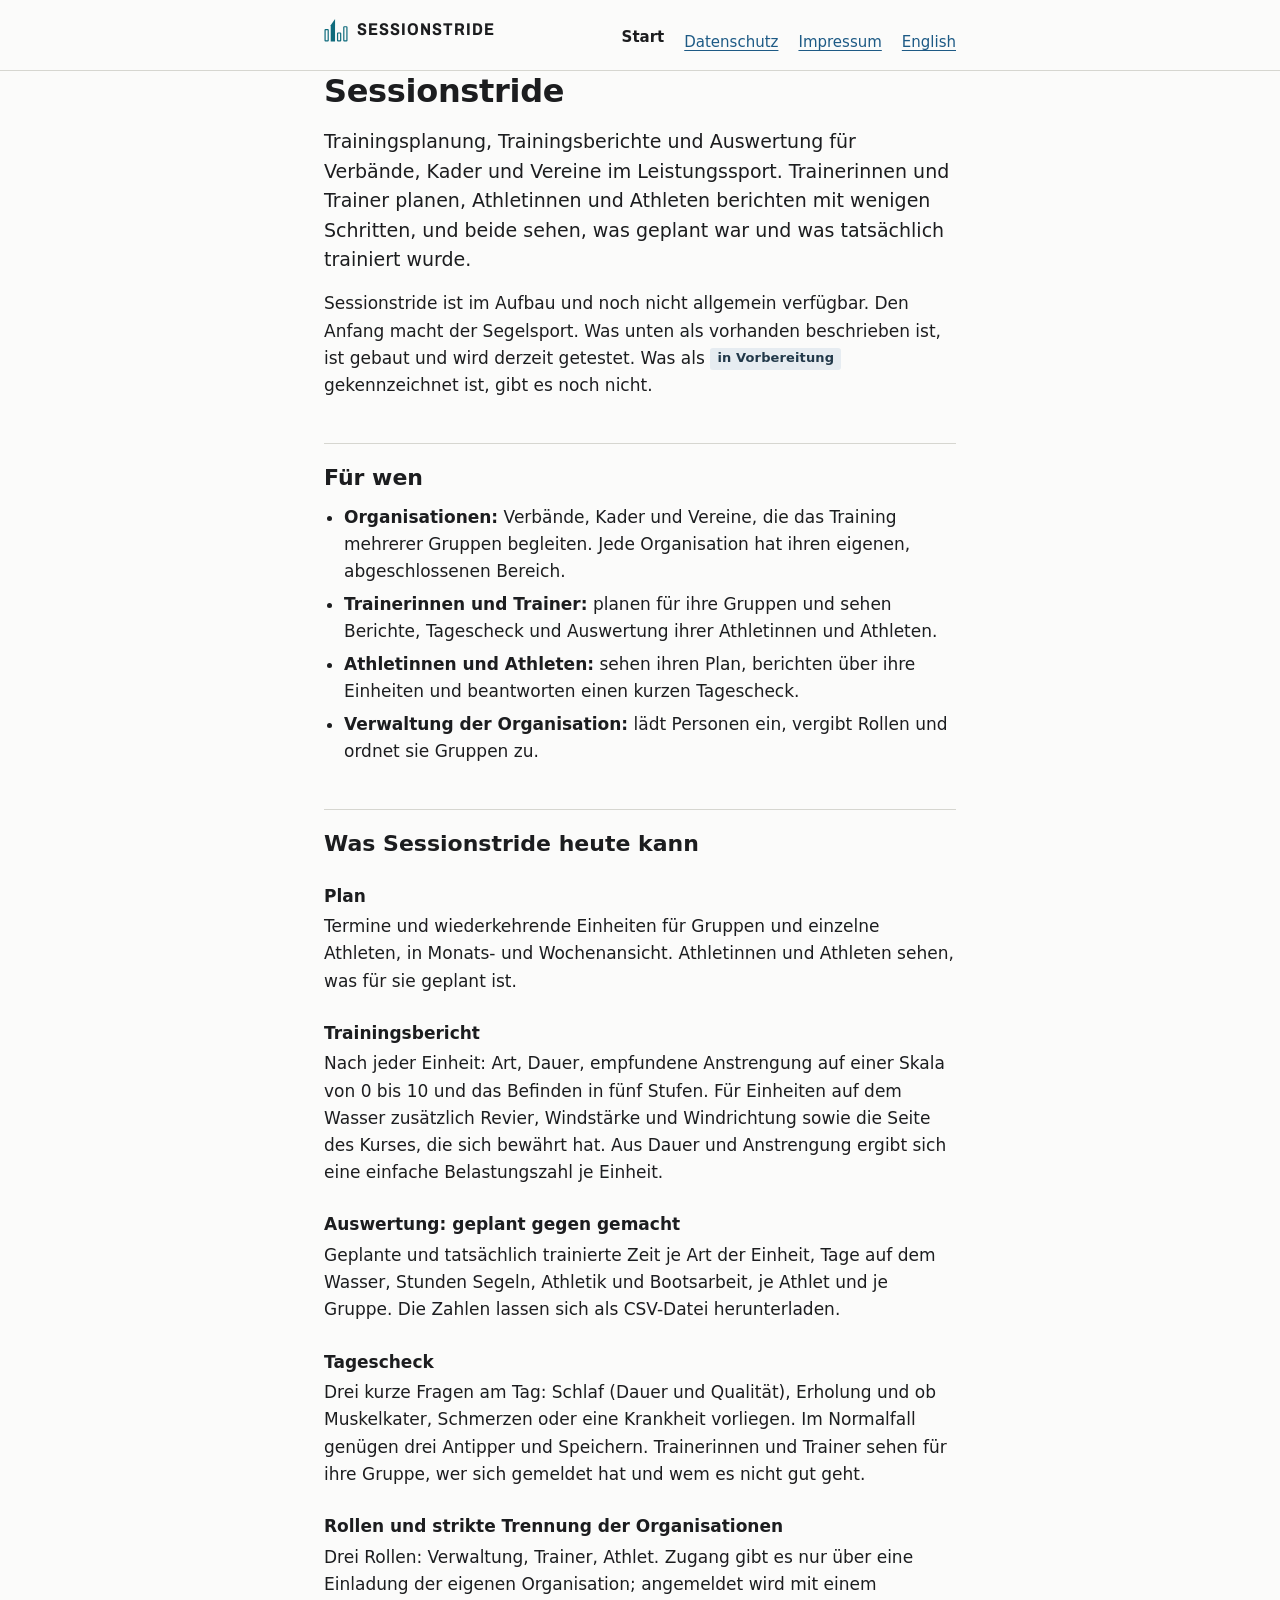
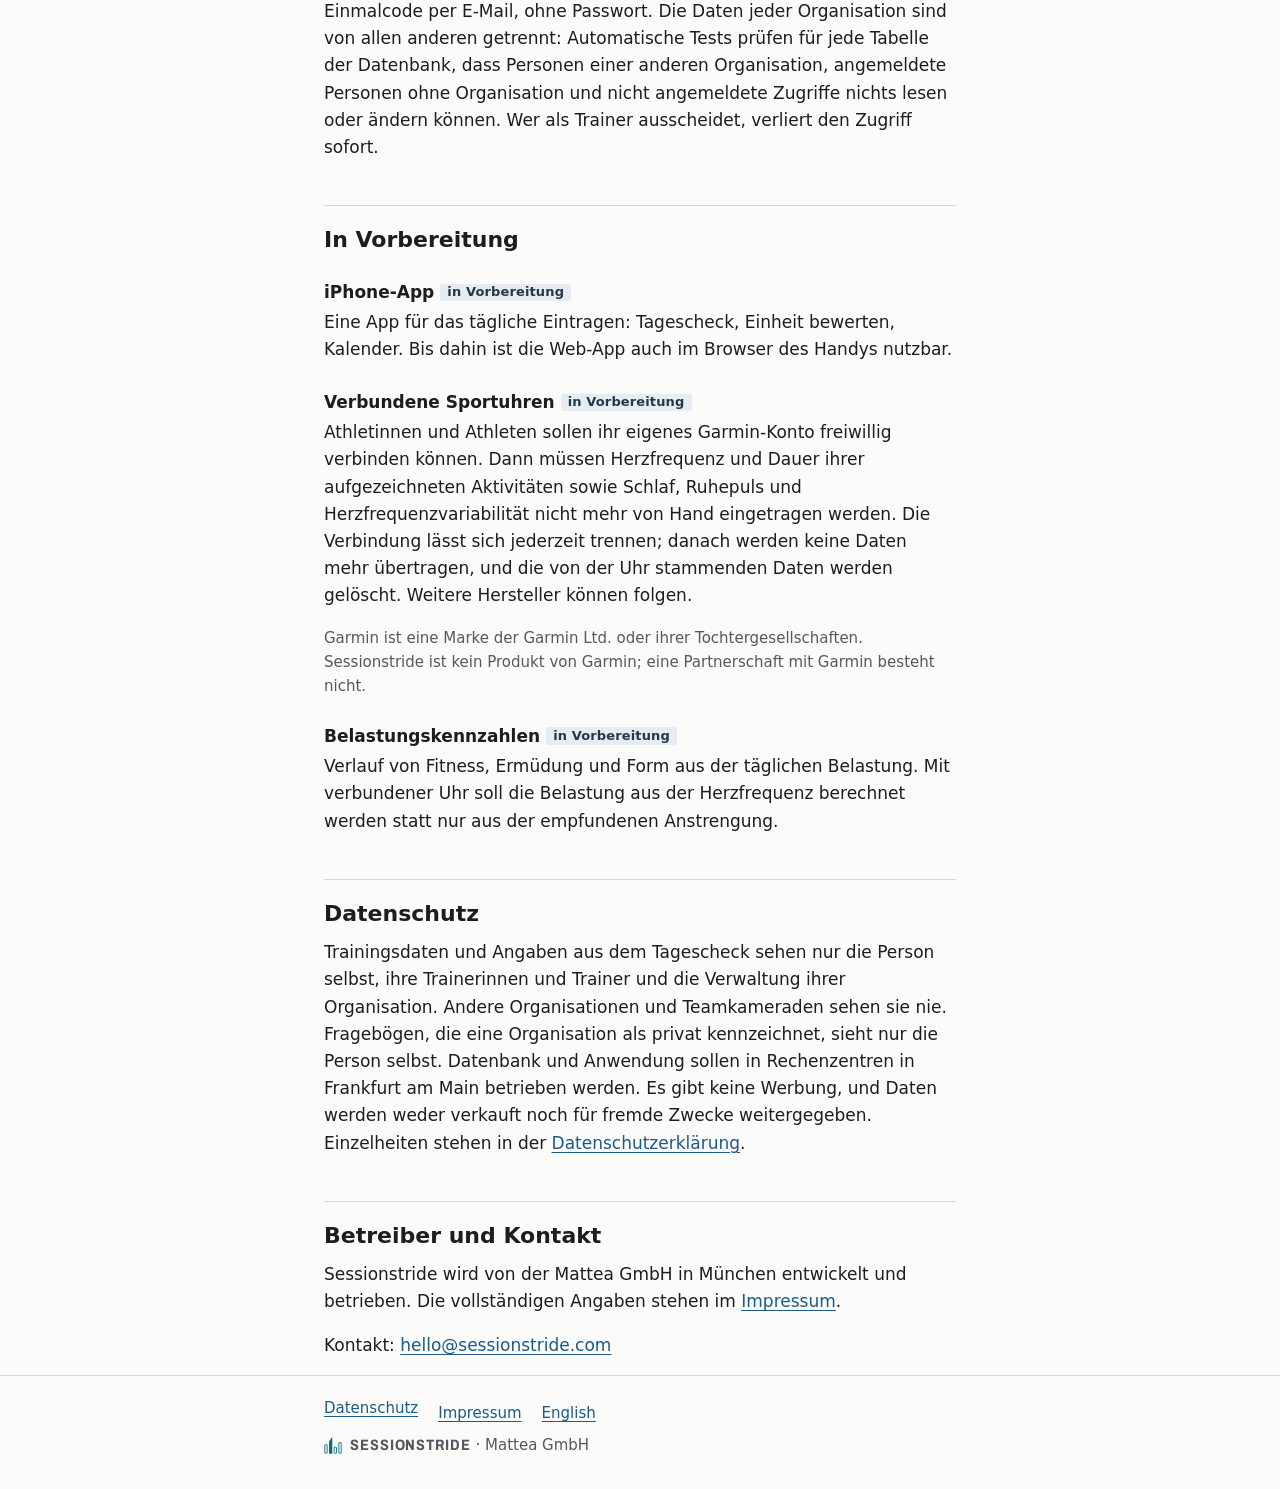
<file: index.html>
<!doctype html>
<html lang="de">
  <head>
    <meta charset="utf-8" />
    <meta name="viewport" content="width=device-width, initial-scale=1" />
    <title>Sessionstride – Trainingsmonitoring für Verbände und Vereine</title>
    <meta
      name="description"
      content="Sessionstride: Trainingsplanung, Trainingsberichte, Tagescheck und Auswertung für Verbände, Kader und Vereine im Leistungssport."
    />
    <link rel="stylesheet" href="styles.css" />
    <link rel="icon" href="assets/favicon.svg" type="image/svg+xml" />
    <link rel="apple-touch-icon" href="assets/apple-touch-icon.png" />
    <meta name="theme-color" content="#0f6b7c" />
    <meta property="og:type" content="website" />
    <meta property="og:site_name" content="Sessionstride" />
    <meta property="og:title" content="Sessionstride: Trainingsmonitoring für Verbände und Vereine" />
    <meta property="og:description" content="Training planen, Einheiten erfassen, Belastung verstehen. Für Trainer am Rechner und Athleten am Handy." />
    <meta property="og:url" content="https://sessionstride.com/" />
    <meta property="og:image" content="https://sessionstride.com/assets/og.png" />
    <meta property="og:image:width" content="1200" />
    <meta property="og:image:height" content="630" />
    <meta name="twitter:card" content="summary_large_image" />
    <link rel="alternate" hreflang="de" href="index.html" />
    <link rel="alternate" hreflang="en" href="en/index.html" />
  </head>
  <body>
    <a class="skip" href="#inhalt">Zum Inhalt springen</a>

    <header class="site-header">
      <div class="wrap">
        <a class="wordmark" href="index.html" aria-label="Sessionstride"><svg class="mark" viewBox="0 0 100 100" aria-hidden="true" focusable="false"><rect x="4.5" y="48.5" width="13" height="47" rx="2" fill="none" stroke="currentColor" stroke-width="5" /><path d="M28 98 V30 L46 4 V98 Z" fill="currentColor" /><rect x="56.5" y="62.5" width="13" height="33" rx="2" fill="none" stroke="currentColor" stroke-width="5" /><rect x="82.5" y="36.5" width="13" height="59" rx="2" fill="none" stroke="currentColor" stroke-width="5" /></svg><span class="wordmark-text">Sessionstride</span></a>
        <nav class="site-nav" aria-label="Hauptnavigation">
          <ul>
            <li><a href="index.html" aria-current="page">Start</a></li>
            <li><a href="datenschutz.html">Datenschutz</a></li>
            <li><a href="impressum.html">Impressum</a></li>
            <li><a href="en/index.html" lang="en" hreflang="en">English</a></li>
          </ul>
        </nav>
      </div>
    </header>

    <main id="inhalt" class="wrap">
      <h1>Sessionstride</h1>
      <p class="lead">
        Trainingsplanung, Trainingsberichte und Auswertung für Verbände, Kader
        und Vereine im Leistungssport. Trainerinnen und Trainer planen,
        Athletinnen und Athleten berichten mit wenigen Schritten, und beide
        sehen, was geplant war und was tatsächlich trainiert wurde.
      </p>
      <p>
        Sessionstride ist im Aufbau und noch nicht allgemein verfügbar. Den Anfang
        macht der Segelsport. Was unten als vorhanden beschrieben ist, ist
        gebaut und wird derzeit getestet. Was als
        <span class="tag">in Vorbereitung</span> gekennzeichnet ist, gibt es
        noch nicht.
      </p>

      <h2>Für wen</h2>
      <ul>
        <li>
          <strong>Organisationen:</strong> Verbände, Kader und Vereine, die das
          Training mehrerer Gruppen begleiten. Jede Organisation hat ihren
          eigenen, abgeschlossenen Bereich.
        </li>
        <li>
          <strong>Trainerinnen und Trainer:</strong> planen für ihre Gruppen und
          sehen Berichte, Tagescheck und Auswertung ihrer Athletinnen und
          Athleten.
        </li>
        <li>
          <strong>Athletinnen und Athleten:</strong> sehen ihren Plan, berichten
          über ihre Einheiten und beantworten einen kurzen Tagescheck.
        </li>
        <li>
          <strong>Verwaltung der Organisation:</strong> lädt Personen ein,
          vergibt Rollen und ordnet sie Gruppen zu.
        </li>
      </ul>

      <h2>Was Sessionstride heute kann</h2>

      <h3>Plan</h3>
      <p>
        Termine und wiederkehrende Einheiten für Gruppen und einzelne Athleten,
        in Monats- und Wochenansicht. Athletinnen und Athleten sehen, was für
        sie geplant ist.
      </p>

      <h3>Trainingsbericht</h3>
      <p>
        Nach jeder Einheit: Art, Dauer, empfundene Anstrengung auf einer Skala
        von 0 bis 10 und das Befinden in fünf Stufen. Für Einheiten auf dem
        Wasser zusätzlich Revier, Windstärke und Windrichtung sowie die Seite
        des Kurses, die sich bewährt hat. Aus Dauer und Anstrengung ergibt sich
        eine einfache Belastungszahl je Einheit.
      </p>

      <h3>Auswertung: geplant gegen gemacht</h3>
      <p>
        Geplante und tatsächlich trainierte Zeit je Art der Einheit, Tage auf
        dem Wasser, Stunden Segeln, Athletik und Bootsarbeit, je Athlet und je
        Gruppe. Die Zahlen lassen sich als CSV-Datei herunterladen.
      </p>

      <h3>Tagescheck</h3>
      <p>
        Drei kurze Fragen am Tag: Schlaf (Dauer und Qualität), Erholung und ob
        Muskelkater, Schmerzen oder eine Krankheit vorliegen. Im Normalfall
        genügen drei Antipper und Speichern. Trainerinnen und Trainer sehen für
        ihre Gruppe, wer sich gemeldet hat und wem es nicht gut geht.
      </p>

      <h3>Rollen und strikte Trennung der Organisationen</h3>
      <p>
        Drei Rollen: Verwaltung, Trainer, Athlet. Zugang gibt es nur über eine
        Einladung der eigenen Organisation; angemeldet wird mit einem Einmalcode
        per E-Mail, ohne Passwort. Die Daten jeder Organisation sind von allen
        anderen getrennt: Automatische Tests prüfen für jede Tabelle der
        Datenbank, dass Personen einer anderen Organisation, angemeldete
        Personen ohne Organisation und nicht angemeldete Zugriffe nichts lesen
        oder ändern können. Wer als Trainer ausscheidet, verliert den Zugriff
        sofort.
      </p>

      <h2>In Vorbereitung</h2>

      <h3>iPhone-App <span class="tag">in Vorbereitung</span></h3>
      <p>
        Eine App für das tägliche Eintragen: Tagescheck, Einheit bewerten,
        Kalender. Bis dahin ist die Web-App auch im Browser des Handys nutzbar.
      </p>

      <h3>Verbundene Sportuhren <span class="tag">in Vorbereitung</span></h3>
      <p>
        Athletinnen und Athleten sollen ihr eigenes Garmin-Konto freiwillig
        verbinden können. Dann müssen Herzfrequenz und Dauer ihrer
        aufgezeichneten Aktivitäten sowie Schlaf, Ruhepuls und
        Herzfrequenzvariabilität nicht mehr von Hand eingetragen werden. Die
        Verbindung lässt sich jederzeit trennen; danach werden keine Daten mehr
        übertragen, und die von der Uhr stammenden Daten werden gelöscht.
        Weitere Hersteller können folgen.
      </p>
      <p class="small">
        Garmin ist eine Marke der Garmin Ltd. oder ihrer Tochtergesellschaften.
        Sessionstride ist kein Produkt von Garmin; eine Partnerschaft mit Garmin
        besteht nicht.
      </p>

      <h3>Belastungskennzahlen <span class="tag">in Vorbereitung</span></h3>
      <p>
        Verlauf von Fitness, Ermüdung und Form aus der täglichen Belastung. Mit
        verbundener Uhr soll die Belastung aus der Herzfrequenz berechnet werden
        statt nur aus der empfundenen Anstrengung.
      </p>

      <h2>Datenschutz</h2>
      <p>
        Trainingsdaten und Angaben aus dem Tagescheck sehen nur die Person
        selbst, ihre Trainerinnen und Trainer und die Verwaltung ihrer
        Organisation. Andere Organisationen und Teamkameraden sehen sie nie.
        Fragebögen, die eine Organisation als privat kennzeichnet, sieht nur die
        Person selbst. Datenbank und Anwendung sollen in Rechenzentren in
        Frankfurt am Main betrieben werden. Es gibt keine Werbung, und Daten werden weder
        verkauft noch für fremde Zwecke weitergegeben. Einzelheiten stehen in
        der <a href="datenschutz.html">Datenschutzerklärung</a>.
      </p>

      <h2>Betreiber und Kontakt</h2>
      <p>
        Sessionstride wird von der Mattea GmbH in München entwickelt und
        betrieben. Die vollständigen Angaben stehen im
        <a href="impressum.html">Impressum</a>.
      </p>
      <p>
        Kontakt: <a href="mailto:hello@sessionstride.com">hello@sessionstride.com</a>
      </p>
    </main>

    <footer class="site-footer">
      <div class="wrap">
        <ul>
          <li><a href="datenschutz.html">Datenschutz</a></li>
          <li><a href="impressum.html">Impressum</a></li>
          <li><a href="en/index.html" lang="en" hreflang="en">English</a></li>
        </ul>
        <p class="footer-brand"><svg class="mark" viewBox="0 0 100 100" aria-hidden="true" focusable="false"><rect x="4.5" y="48.5" width="13" height="47" rx="2" fill="none" stroke="currentColor" stroke-width="5" /><path d="M28 98 V30 L46 4 V98 Z" fill="currentColor" /><rect x="56.5" y="62.5" width="13" height="33" rx="2" fill="none" stroke="currentColor" stroke-width="5" /><rect x="82.5" y="36.5" width="13" height="59" rx="2" fill="none" stroke="currentColor" stroke-width="5" /></svg><span><span class="wordmark-text">Sessionstride</span> · Mattea GmbH</span></p>
      </div>
    </footer>
  </body>
</html>
</file>
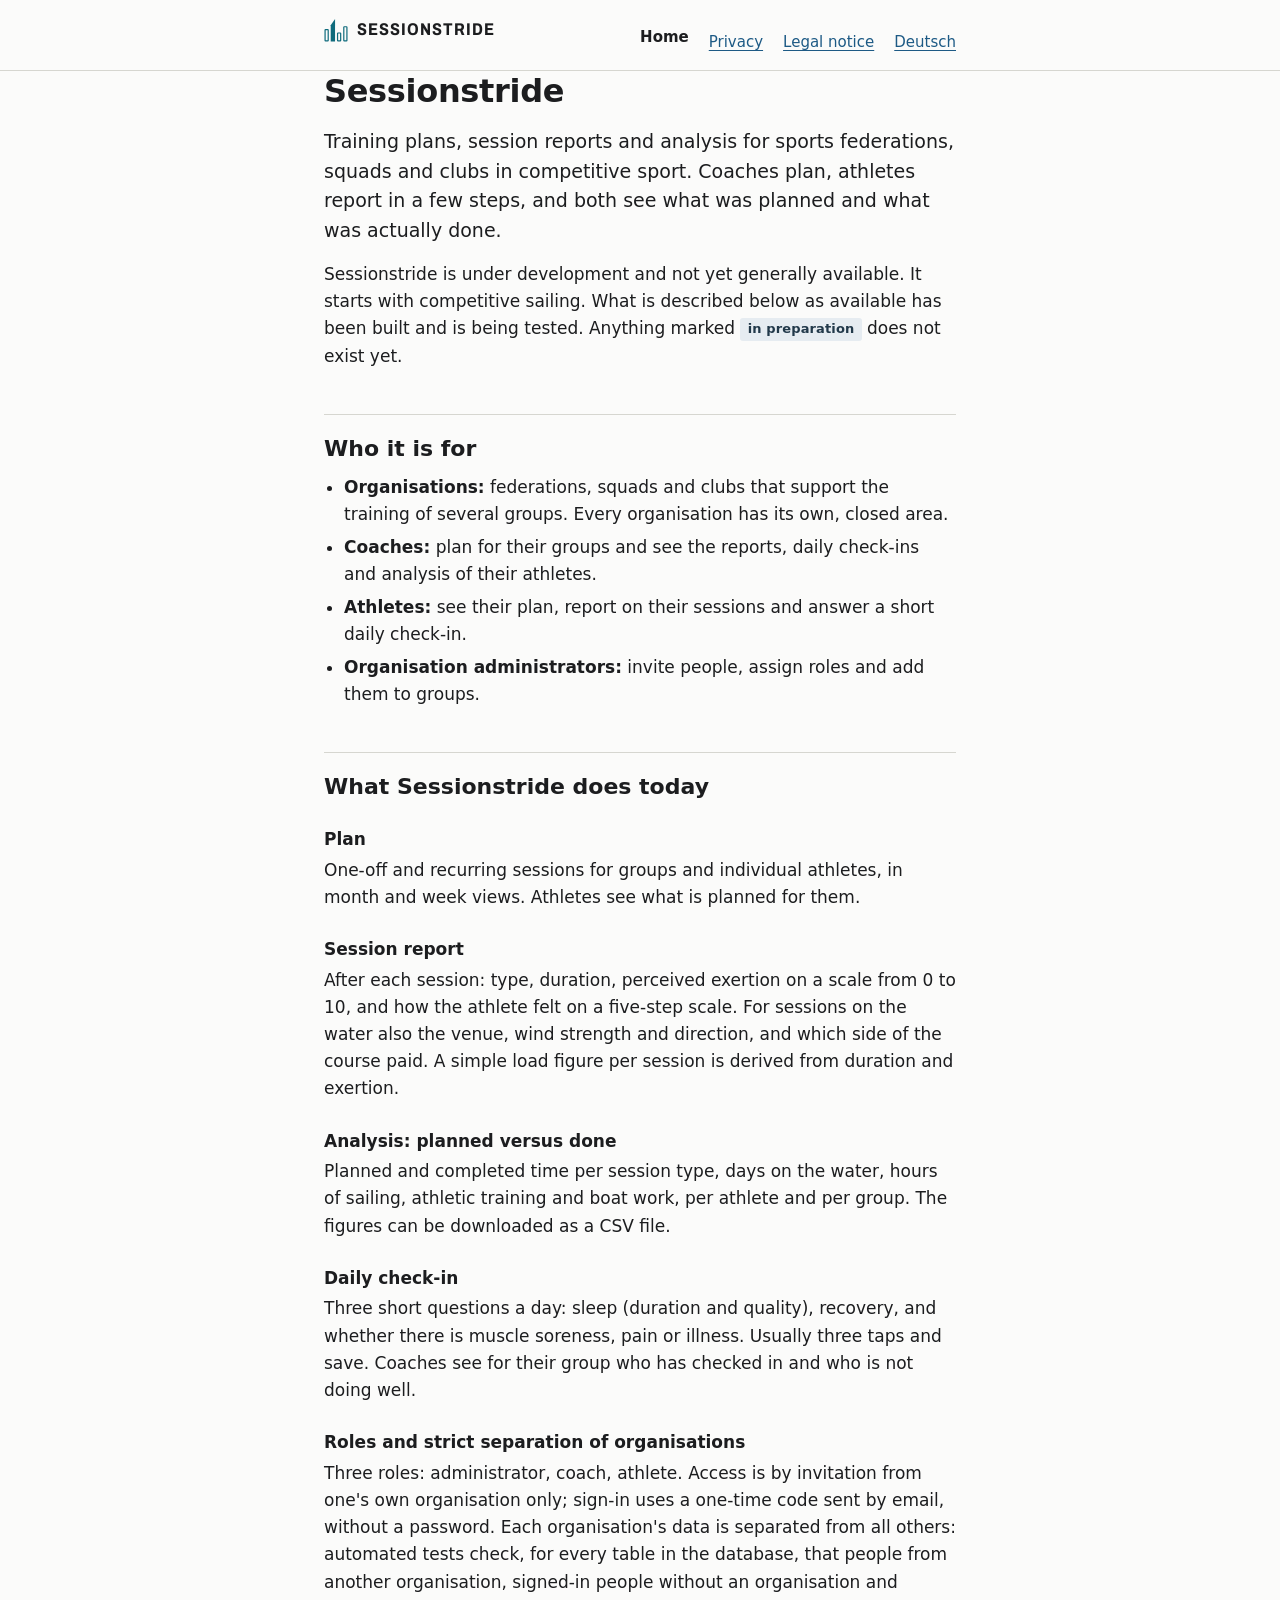
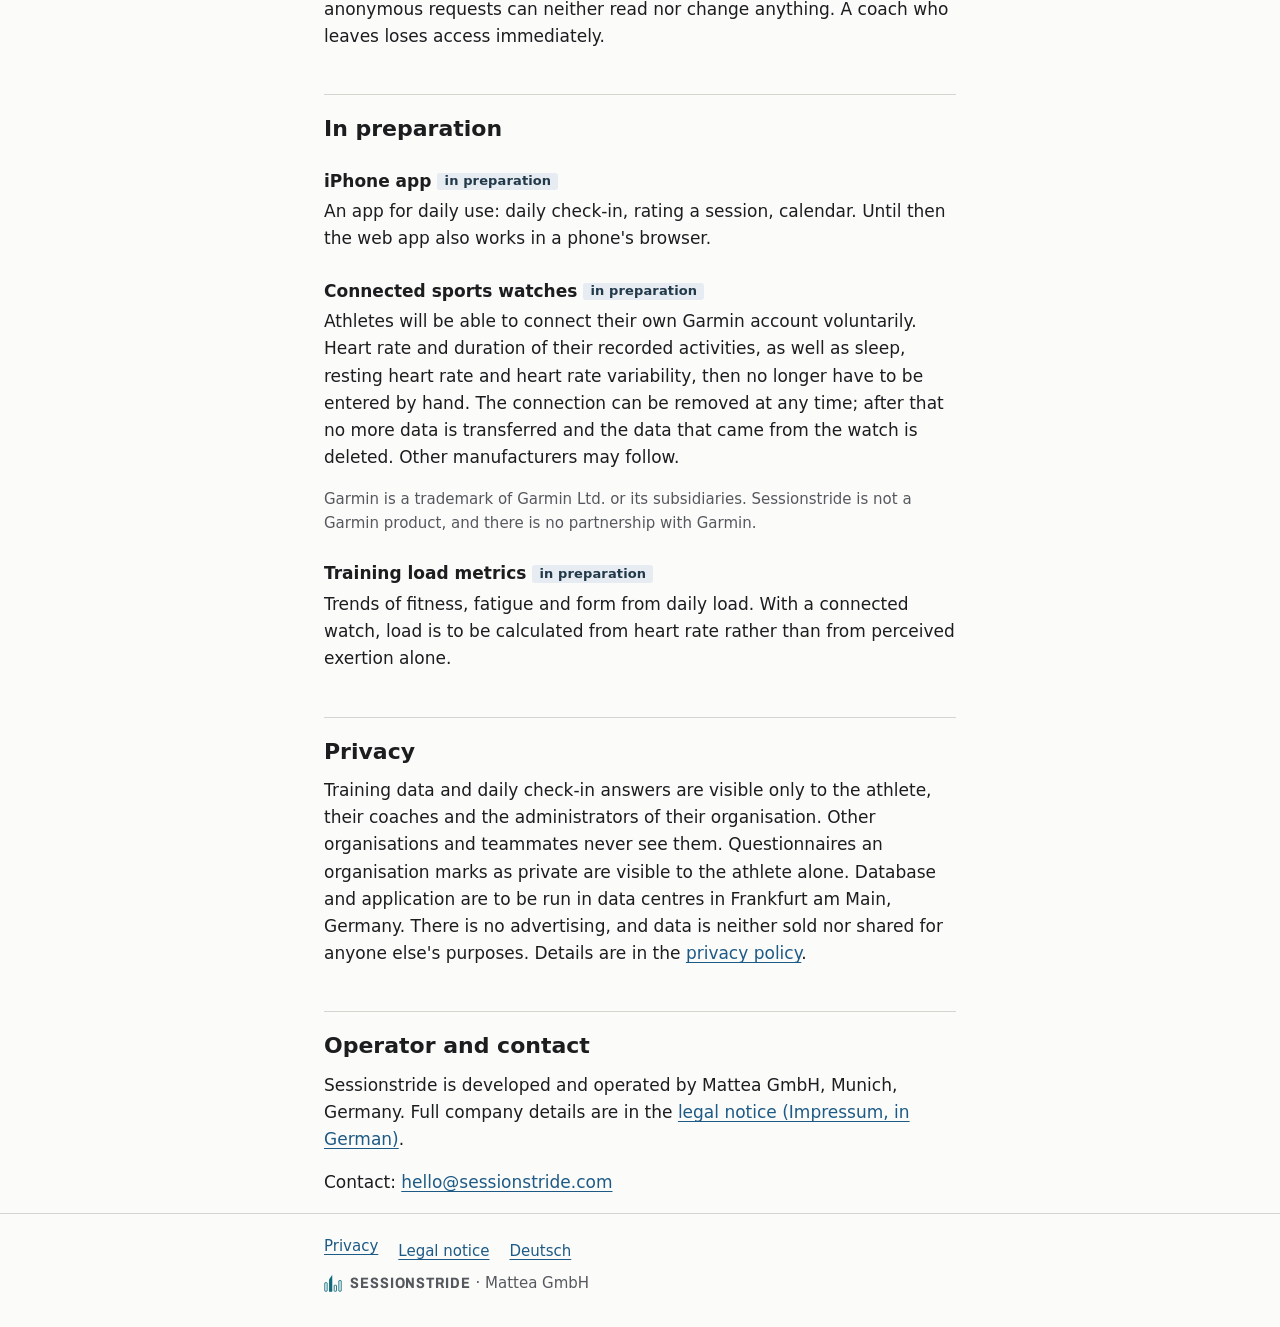
<file: en/index.html>
<!doctype html>
<html lang="en">
  <head>
    <meta charset="utf-8" />
    <meta name="viewport" content="width=device-width, initial-scale=1" />
    <title>Sessionstride – Training monitoring for federations and clubs</title>
    <meta
      name="description"
      content="Sessionstride: training plans, session reports, daily check-in and analysis for sports federations, squads and clubs."
    />
    <link rel="stylesheet" href="../styles.css" />
    <link rel="icon" href="../assets/favicon.svg" type="image/svg+xml" />
    <link rel="apple-touch-icon" href="../assets/apple-touch-icon.png" />
    <meta name="theme-color" content="#0f6b7c" />
    <meta property="og:type" content="website" />
    <meta property="og:site_name" content="Sessionstride" />
    <meta property="og:title" content="Sessionstride: training monitoring for federations and clubs" />
    <meta property="og:description" content="Plan training, log sessions, understand load. For coaches at the desk and athletes on the phone." />
    <meta property="og:url" content="https://sessionstride.com/en/" />
    <meta property="og:image" content="https://sessionstride.com/assets/og.png" />
    <meta property="og:image:width" content="1200" />
    <meta property="og:image:height" content="630" />
    <meta name="twitter:card" content="summary_large_image" />
    <link rel="alternate" hreflang="en" href="index.html" />
    <link rel="alternate" hreflang="de" href="../index.html" />
  </head>
  <body>
    <a class="skip" href="#content">Skip to content</a>

    <header class="site-header">
      <div class="wrap">
        <a class="wordmark" href="index.html" aria-label="Sessionstride"><svg class="mark" viewBox="0 0 100 100" aria-hidden="true" focusable="false"><rect x="4.5" y="48.5" width="13" height="47" rx="2" fill="none" stroke="currentColor" stroke-width="5" /><path d="M28 98 V30 L46 4 V98 Z" fill="currentColor" /><rect x="56.5" y="62.5" width="13" height="33" rx="2" fill="none" stroke="currentColor" stroke-width="5" /><rect x="82.5" y="36.5" width="13" height="59" rx="2" fill="none" stroke="currentColor" stroke-width="5" /></svg><span class="wordmark-text">Sessionstride</span></a>
        <nav class="site-nav" aria-label="Main">
          <ul>
            <li><a href="index.html" aria-current="page">Home</a></li>
            <li><a href="privacy.html">Privacy</a></li>
            <li><a href="../impressum.html" hreflang="de">Legal notice</a></li>
            <li><a href="../index.html" lang="de" hreflang="de">Deutsch</a></li>
          </ul>
        </nav>
      </div>
    </header>

    <main id="content" class="wrap">
      <h1>Sessionstride</h1>
      <p class="lead">
        Training plans, session reports and analysis for sports federations,
        squads and clubs in competitive sport. Coaches plan, athletes report in
        a few steps, and both see what was planned and what was actually done.
      </p>
      <p>
        Sessionstride is under development and not yet generally available. It
        starts with competitive sailing. What is described below as available
        has been built and is being tested. Anything marked
        <span class="tag">in preparation</span> does not exist yet.
      </p>

      <h2>Who it is for</h2>
      <ul>
        <li>
          <strong>Organisations:</strong> federations, squads and clubs that
          support the training of several groups. Every organisation has its
          own, closed area.
        </li>
        <li>
          <strong>Coaches:</strong> plan for their groups and see the reports,
          daily check-ins and analysis of their athletes.
        </li>
        <li>
          <strong>Athletes:</strong> see their plan, report on their sessions
          and answer a short daily check-in.
        </li>
        <li>
          <strong>Organisation administrators:</strong> invite people, assign
          roles and add them to groups.
        </li>
      </ul>

      <h2>What Sessionstride does today</h2>

      <h3>Plan</h3>
      <p>
        One-off and recurring sessions for groups and individual athletes, in
        month and week views. Athletes see what is planned for them.
      </p>

      <h3>Session report</h3>
      <p>
        After each session: type, duration, perceived exertion on a scale from 0
        to 10, and how the athlete felt on a five-step scale. For sessions on
        the water also the venue, wind strength and direction, and which side of
        the course paid. A simple load figure per session is derived from
        duration and exertion.
      </p>

      <h3>Analysis: planned versus done</h3>
      <p>
        Planned and completed time per session type, days on the water, hours of
        sailing, athletic training and boat work, per athlete and per group. The
        figures can be downloaded as a CSV file.
      </p>

      <h3>Daily check-in</h3>
      <p>
        Three short questions a day: sleep (duration and quality), recovery, and
        whether there is muscle soreness, pain or illness. Usually three taps
        and save. Coaches see for their group who has checked in and who is not
        doing well.
      </p>

      <h3>Roles and strict separation of organisations</h3>
      <p>
        Three roles: administrator, coach, athlete. Access is by invitation from
        one's own organisation only; sign-in uses a one-time code sent by email,
        without a password. Each organisation's data is separated from all
        others: automated tests check, for every table in the database, that
        people from another organisation, signed-in people without an
        organisation and anonymous requests can neither read nor change
        anything. A coach who leaves loses access immediately.
      </p>

      <h2>In preparation</h2>

      <h3>iPhone app <span class="tag">in preparation</span></h3>
      <p>
        An app for daily use: daily check-in, rating a session, calendar. Until
        then the web app also works in a phone's browser.
      </p>

      <h3>Connected sports watches <span class="tag">in preparation</span></h3>
      <p>
        Athletes will be able to connect their own Garmin account voluntarily.
        Heart rate and duration of their recorded activities, as well as sleep,
        resting heart rate and heart rate variability, then no longer have to be
        entered by hand. The connection can be removed at any time; after that
        no more data is transferred and the data that came from the watch is
        deleted. Other manufacturers may follow.
      </p>
      <p class="small">
        Garmin is a trademark of Garmin Ltd. or its subsidiaries. Sessionstride is
        not a Garmin product, and there is no partnership with Garmin.
      </p>

      <h3>Training load metrics <span class="tag">in preparation</span></h3>
      <p>
        Trends of fitness, fatigue and form from daily load. With a connected
        watch, load is to be calculated from heart rate rather than from
        perceived exertion alone.
      </p>

      <h2>Privacy</h2>
      <p>
        Training data and daily check-in answers are visible only to the
        athlete, their coaches and the administrators of their organisation.
        Other organisations and teammates never see them. Questionnaires an
        organisation marks as private are visible to the athlete alone. Database
        and application are to be run in data centres in Frankfurt am Main,
        Germany. There is no advertising, and data is neither sold nor shared
        for anyone else's purposes. Details are in the
        <a href="privacy.html">privacy policy</a>.
      </p>

      <h2>Operator and contact</h2>
      <p>
        Sessionstride is developed and operated by Mattea GmbH, Munich, Germany.
        Full company details are in the
        <a href="../impressum.html" hreflang="de"
          >legal notice (Impressum, in German)</a
        >.
      </p>
      <p>
        Contact: <a href="mailto:hello@sessionstride.com">hello@sessionstride.com</a>
      </p>
    </main>

    <footer class="site-footer">
      <div class="wrap">
        <ul>
          <li><a href="privacy.html">Privacy</a></li>
          <li><a href="../impressum.html" hreflang="de">Legal notice</a></li>
          <li><a href="../index.html" lang="de" hreflang="de">Deutsch</a></li>
        </ul>
        <p class="footer-brand"><svg class="mark" viewBox="0 0 100 100" aria-hidden="true" focusable="false"><rect x="4.5" y="48.5" width="13" height="47" rx="2" fill="none" stroke="currentColor" stroke-width="5" /><path d="M28 98 V30 L46 4 V98 Z" fill="currentColor" /><rect x="56.5" y="62.5" width="13" height="33" rx="2" fill="none" stroke="currentColor" stroke-width="5" /><rect x="82.5" y="36.5" width="13" height="59" rx="2" fill="none" stroke="currentColor" stroke-width="5" /></svg><span><span class="wordmark-text">Sessionstride</span> · Mattea GmbH</span></p>
      </div>
    </footer>
  </body>
</html>
</file>
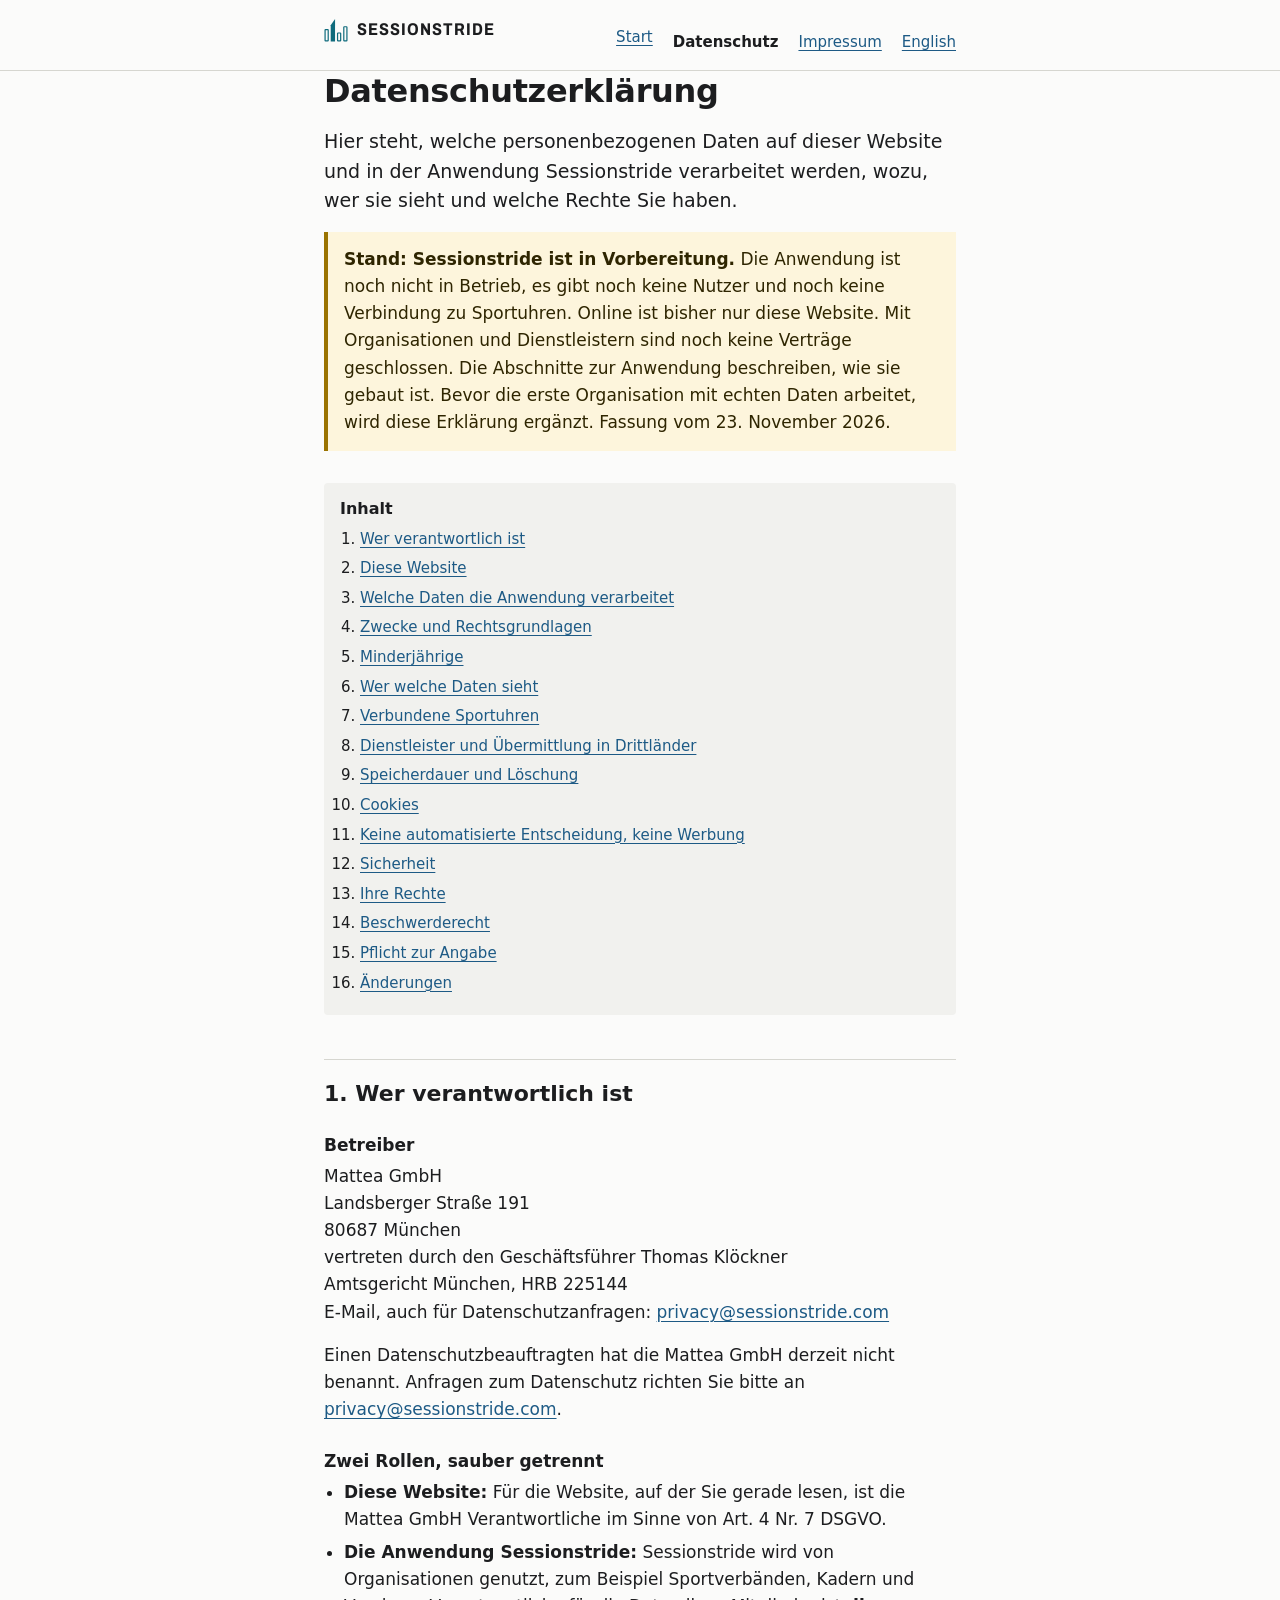
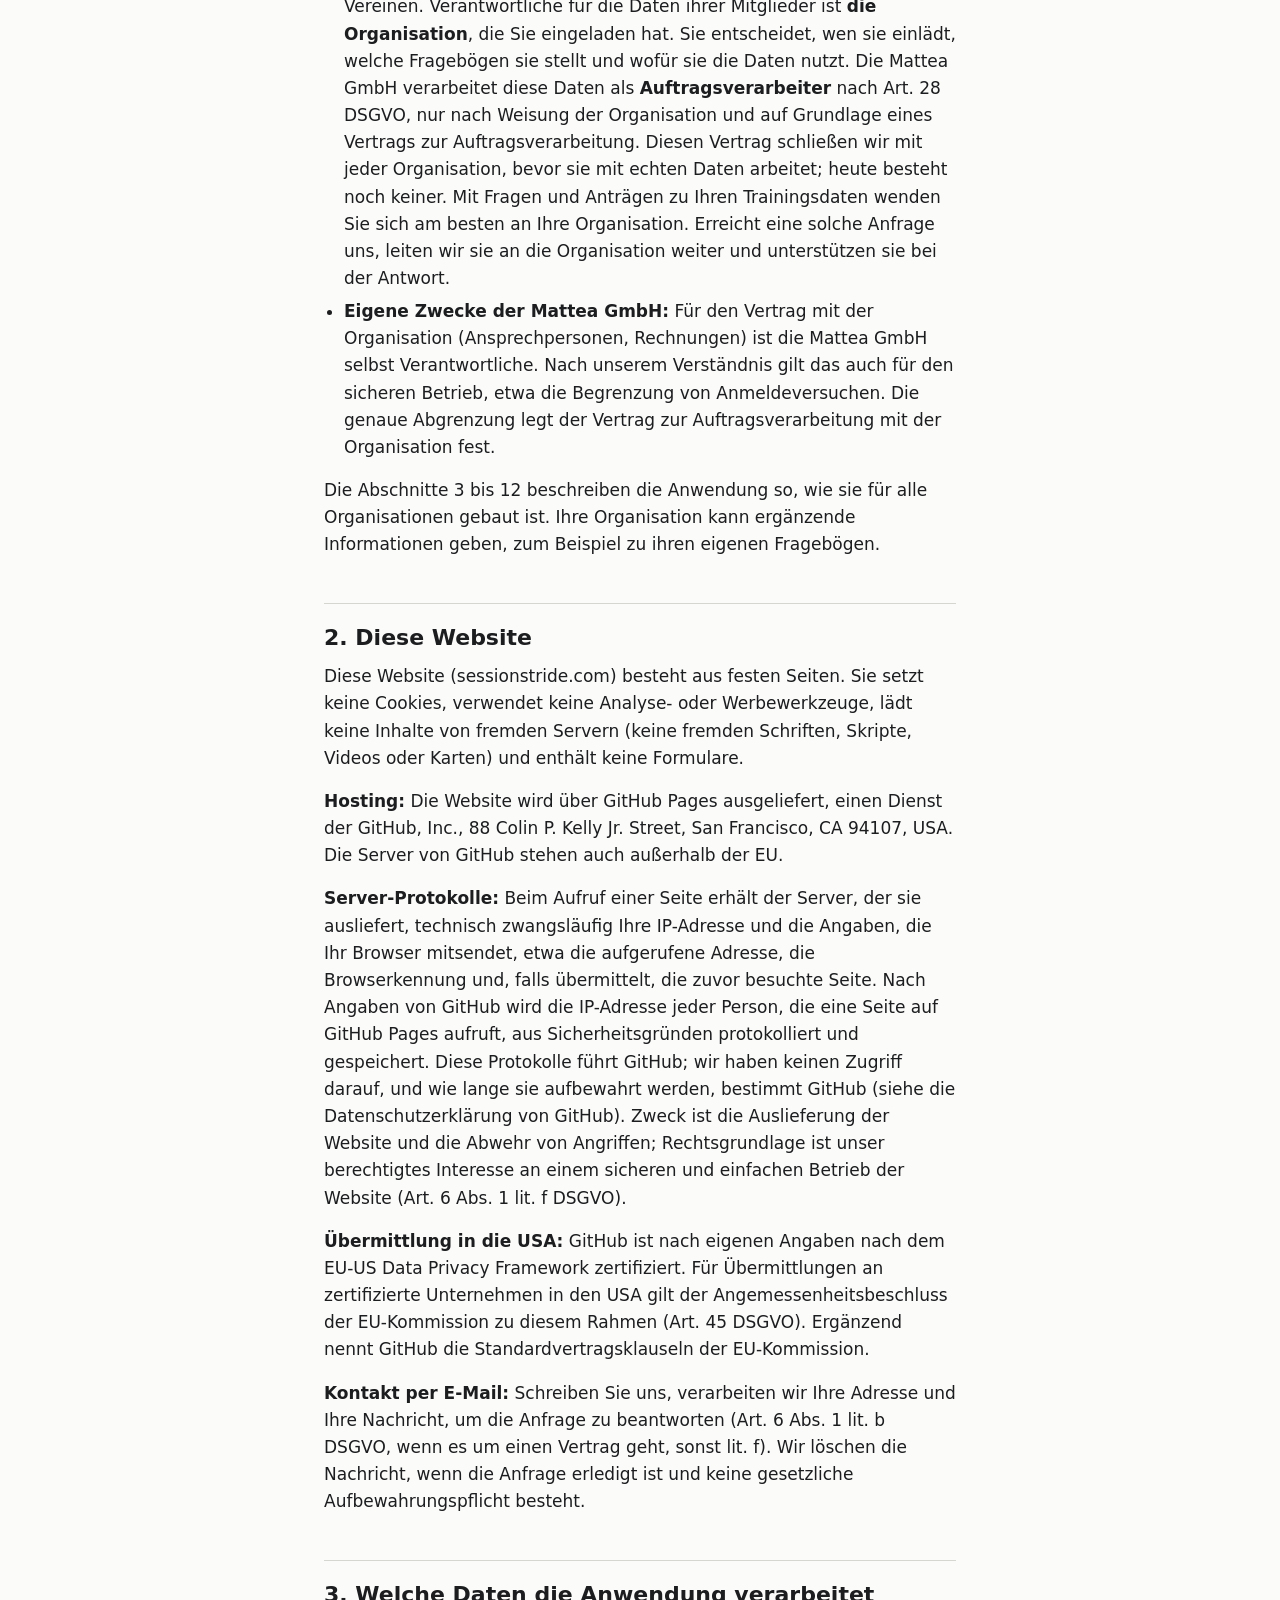
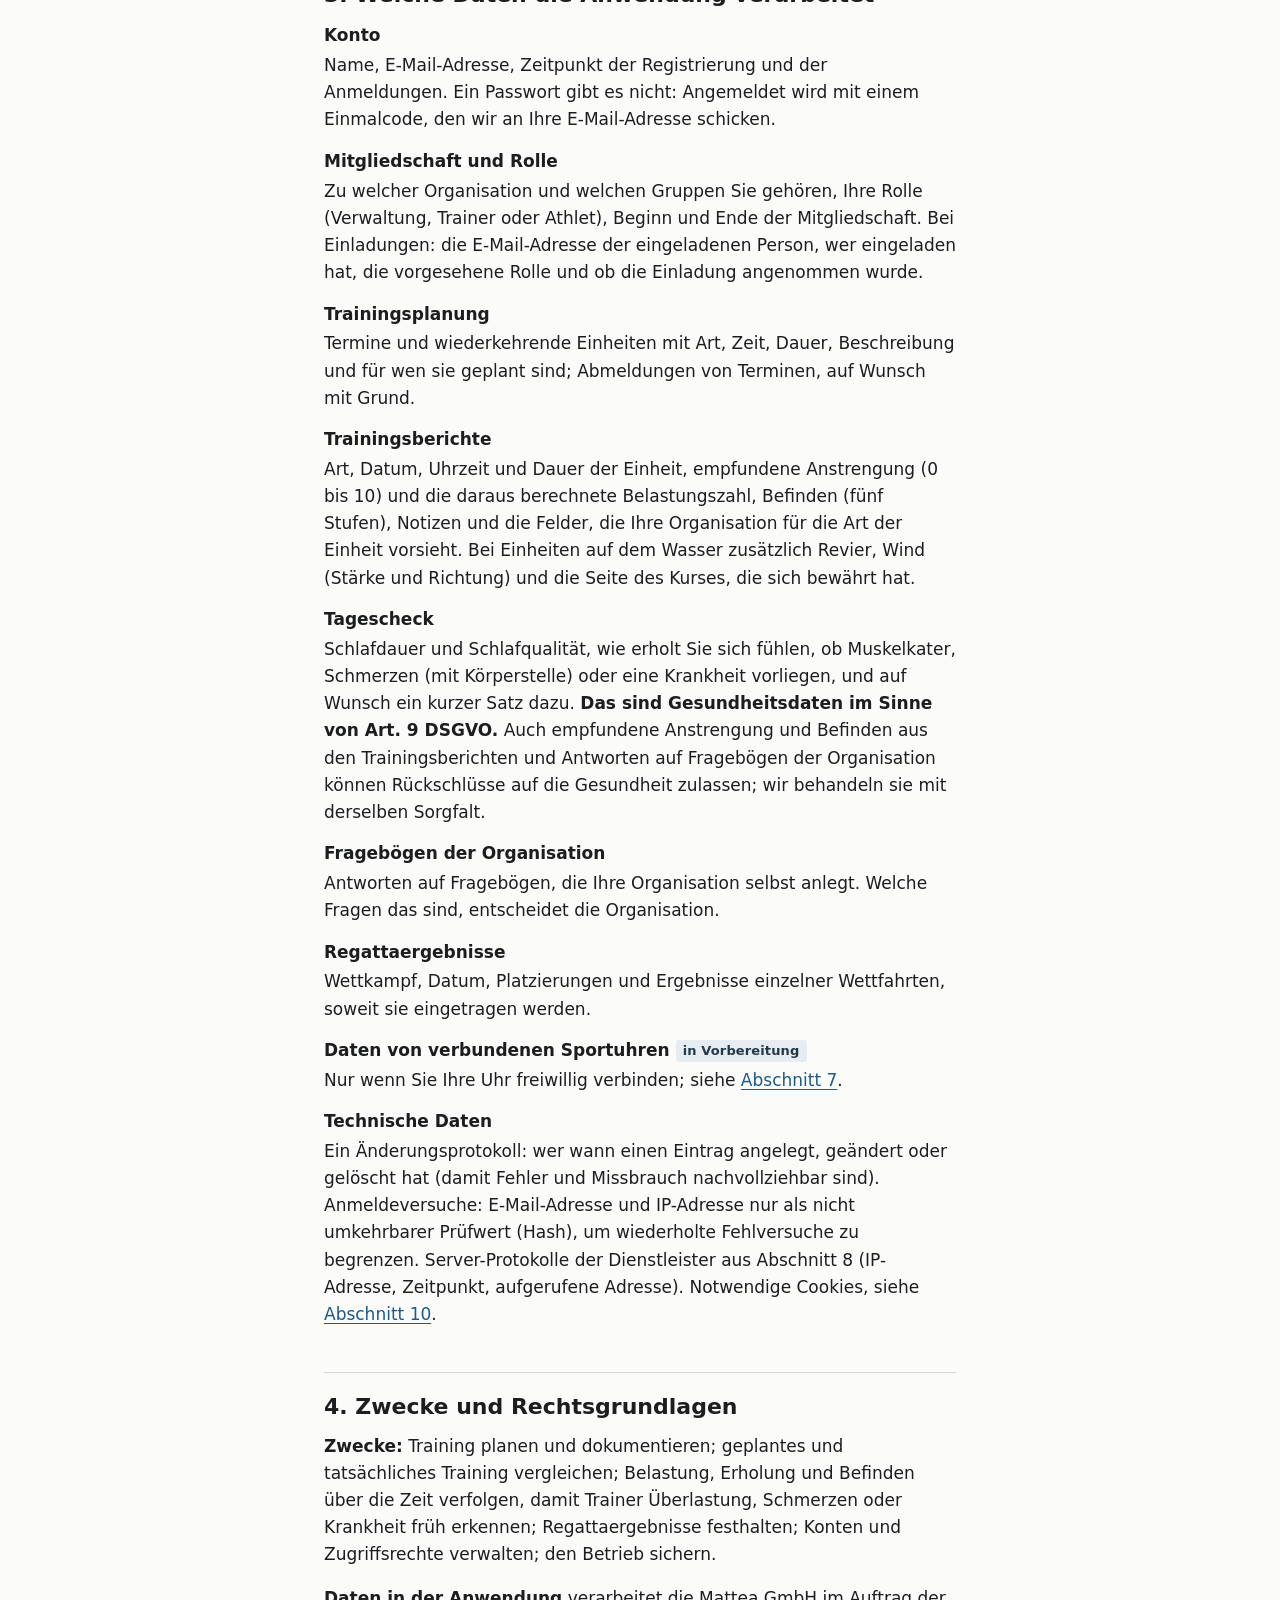
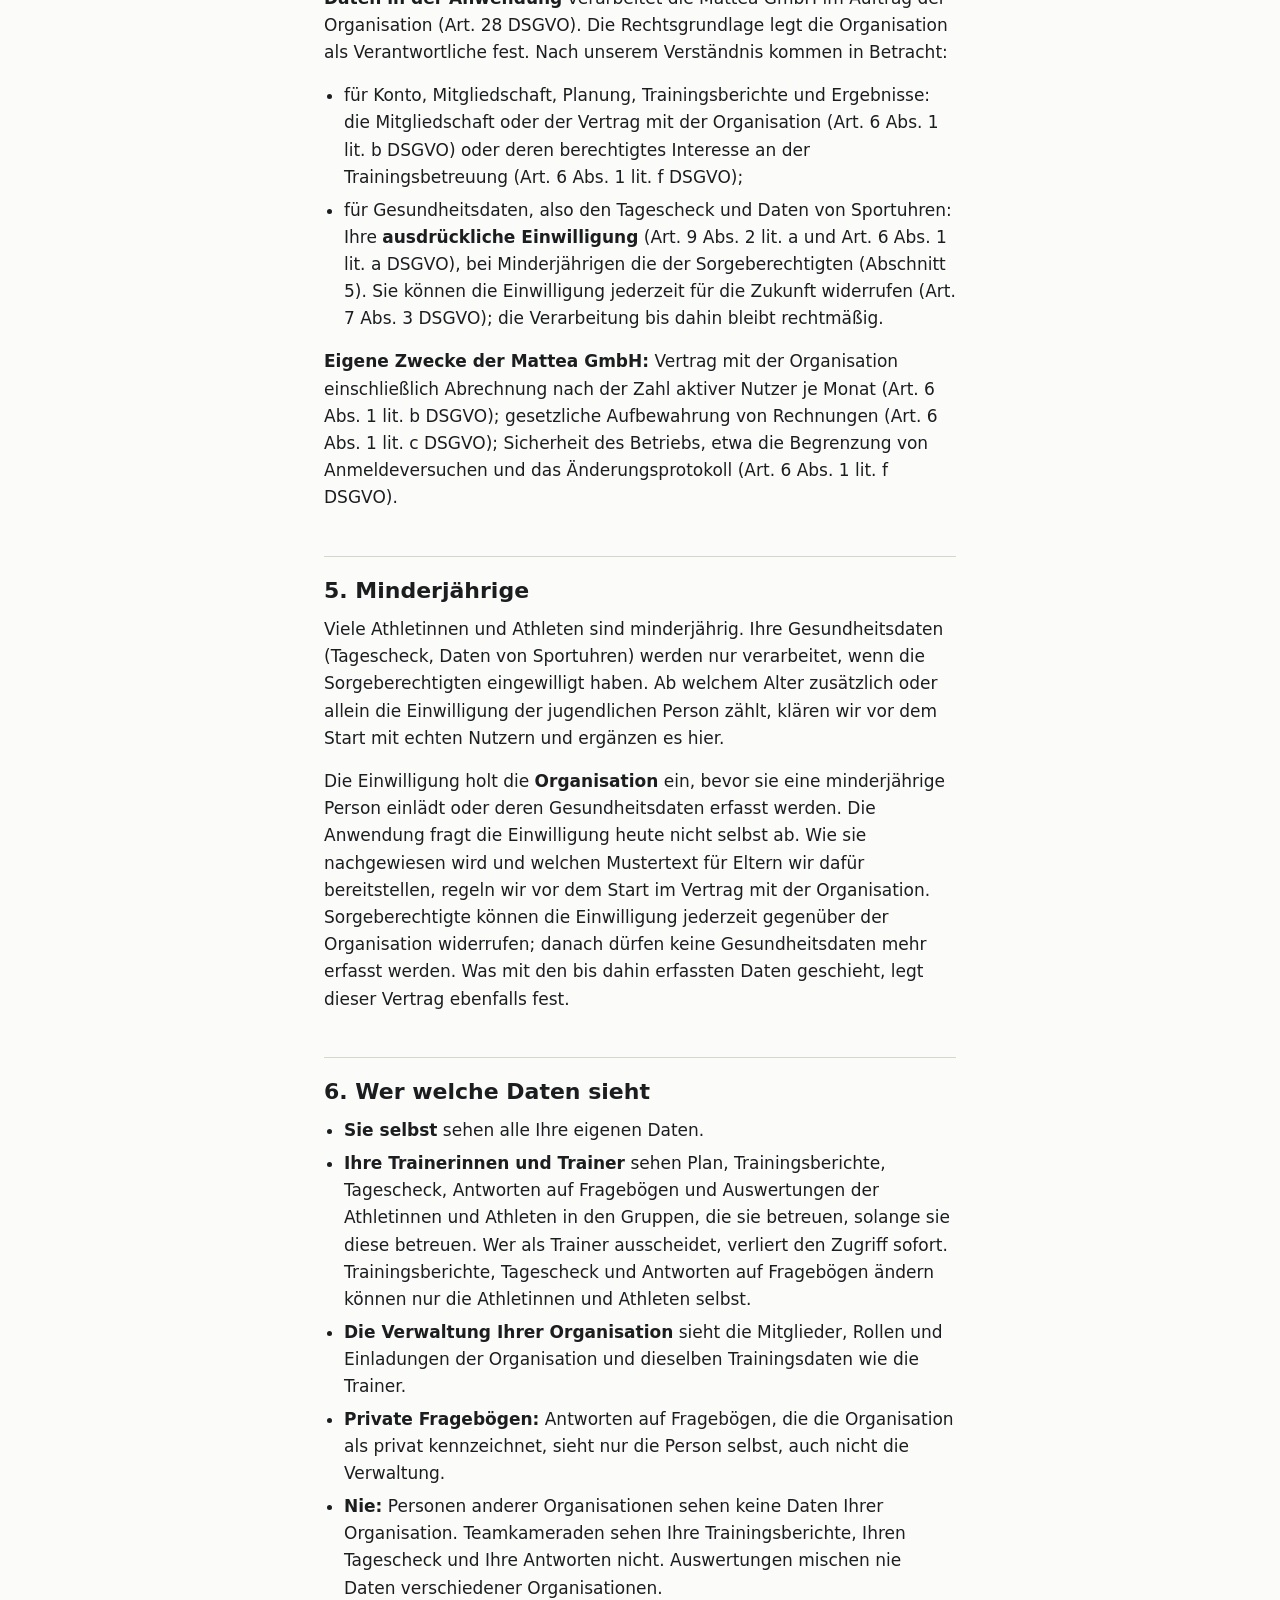
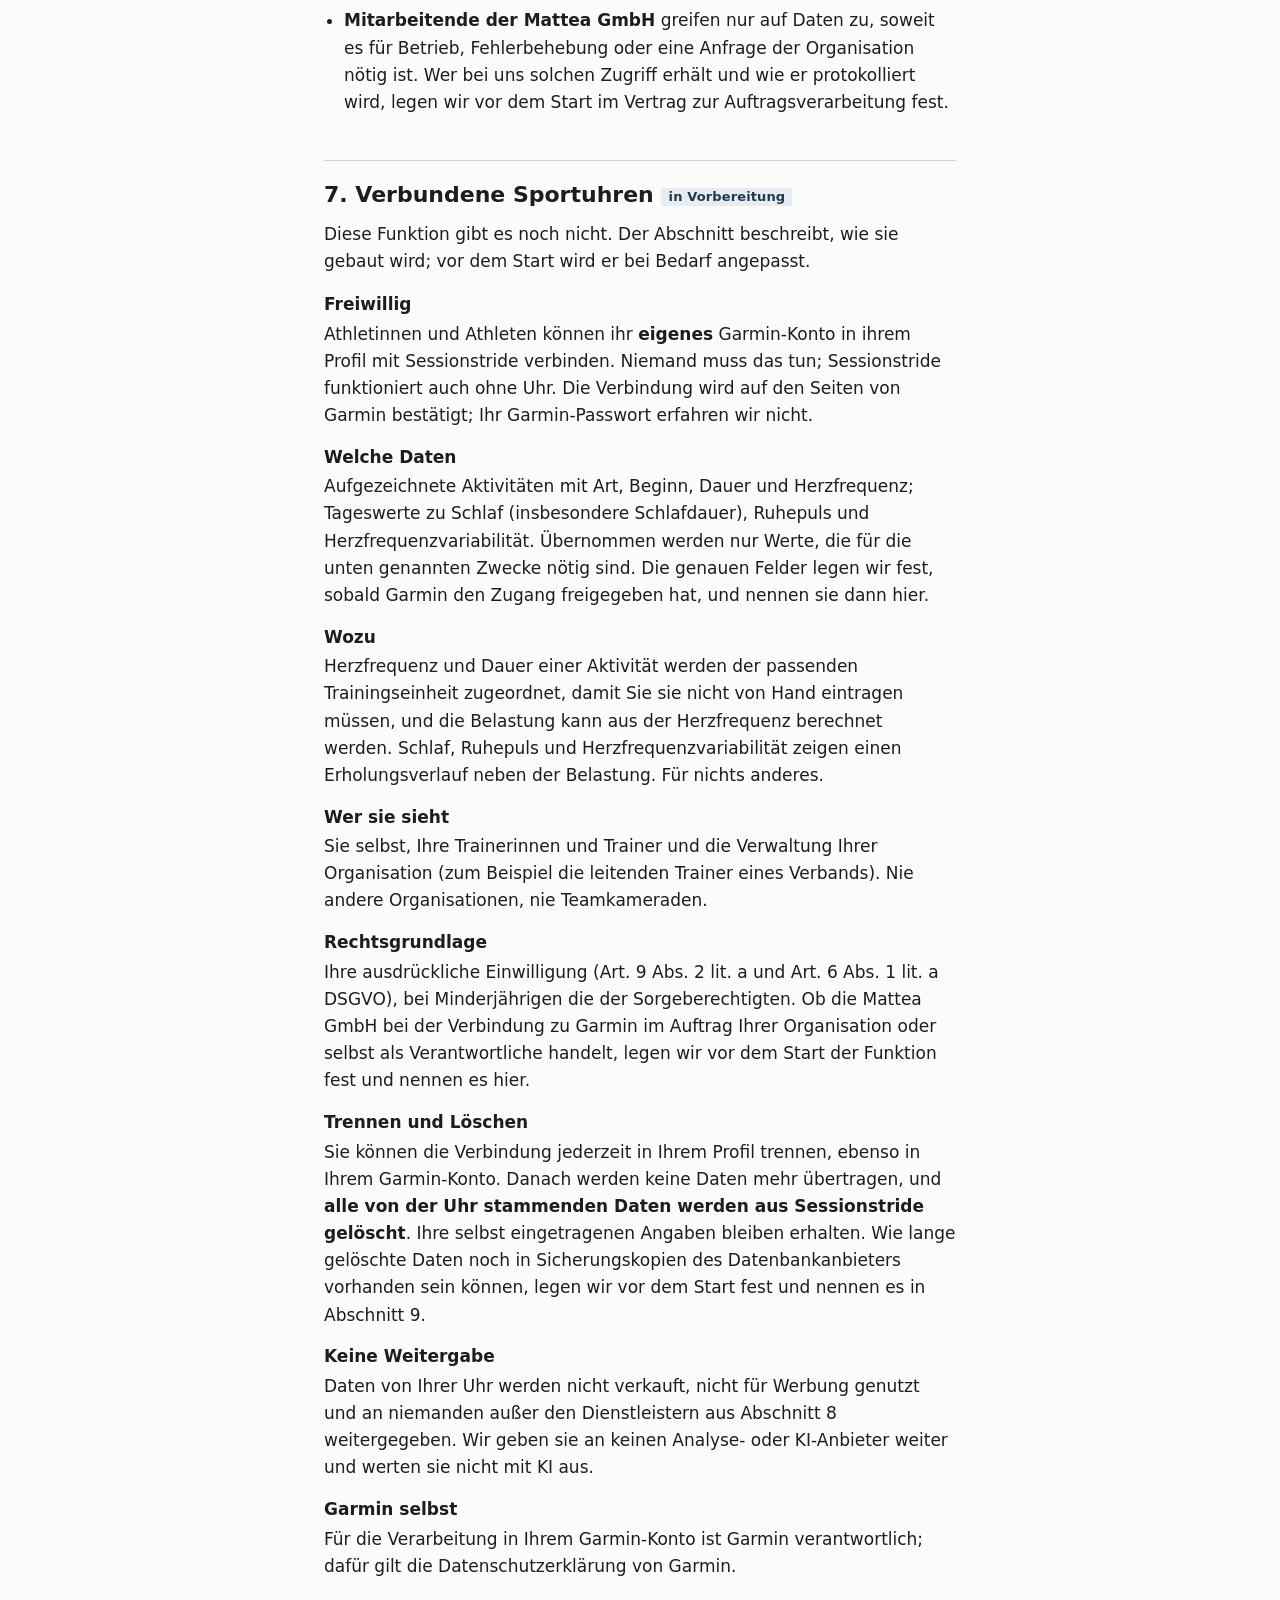
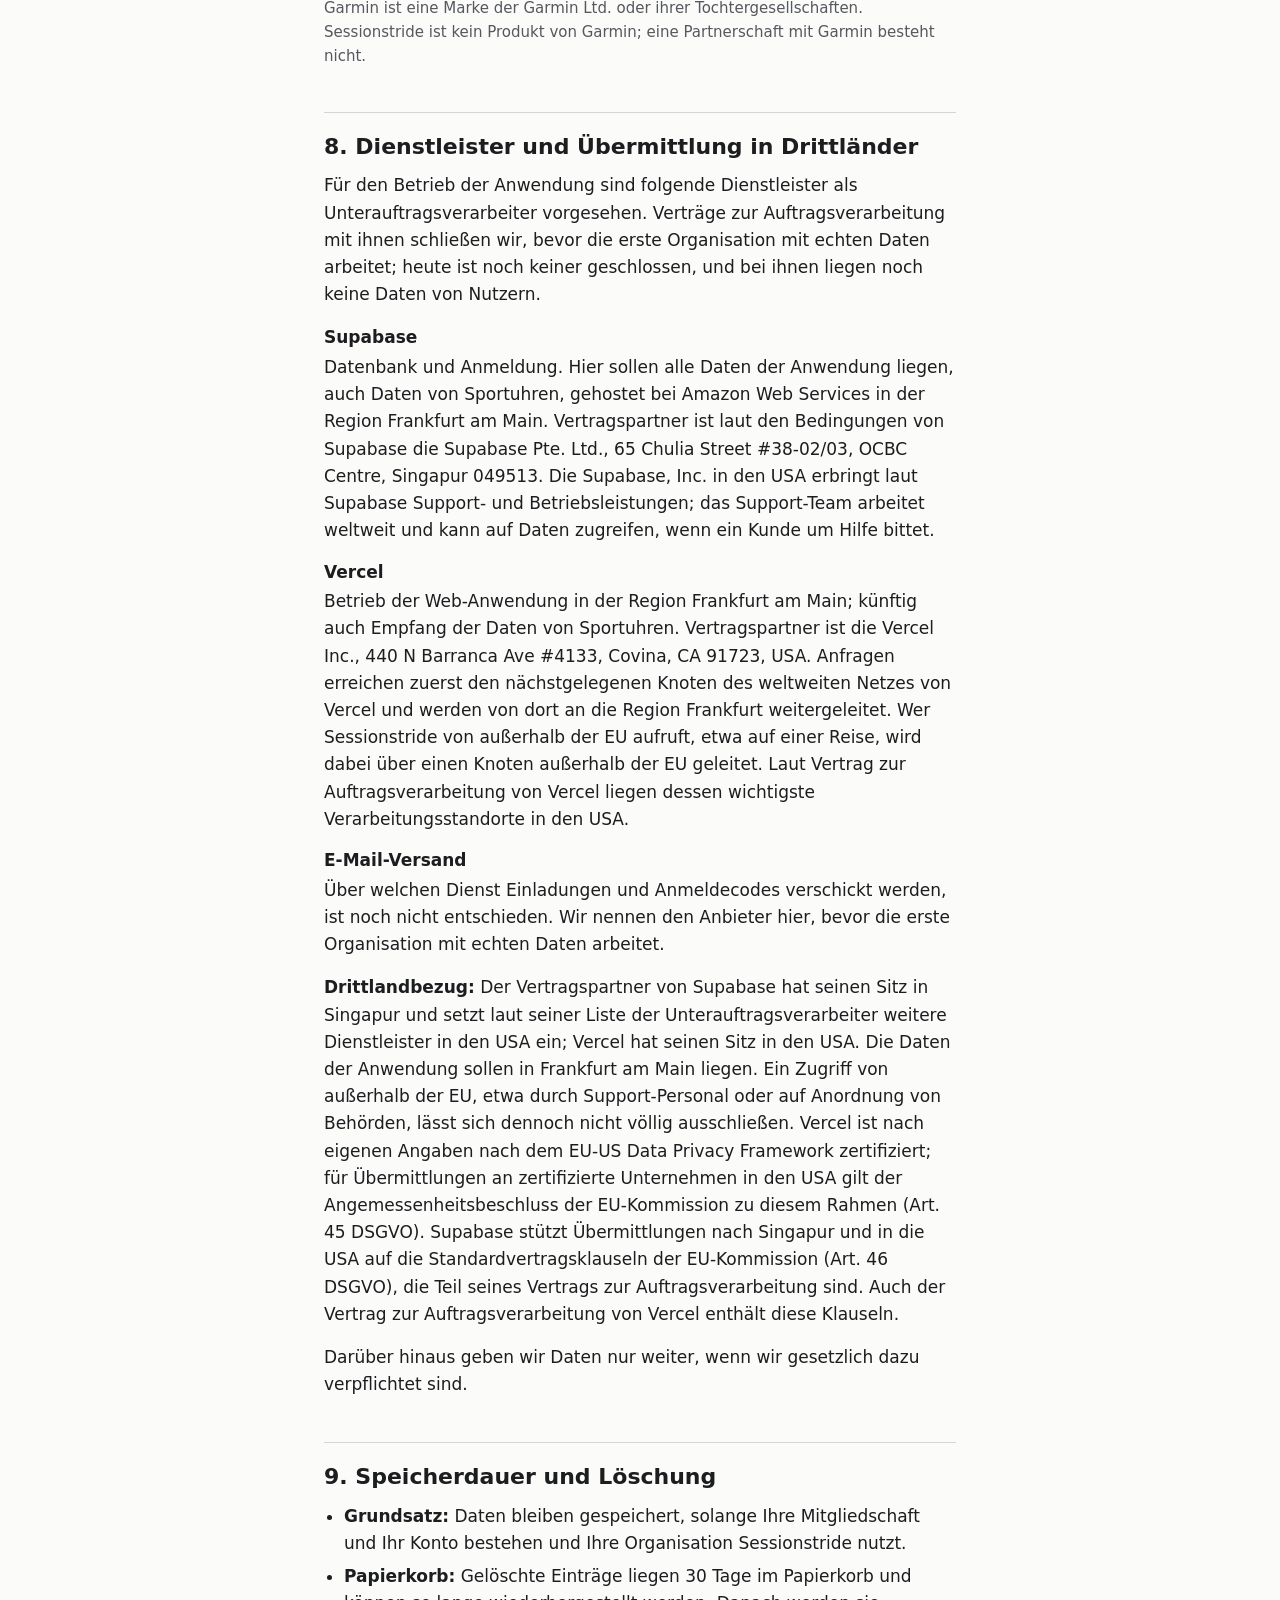
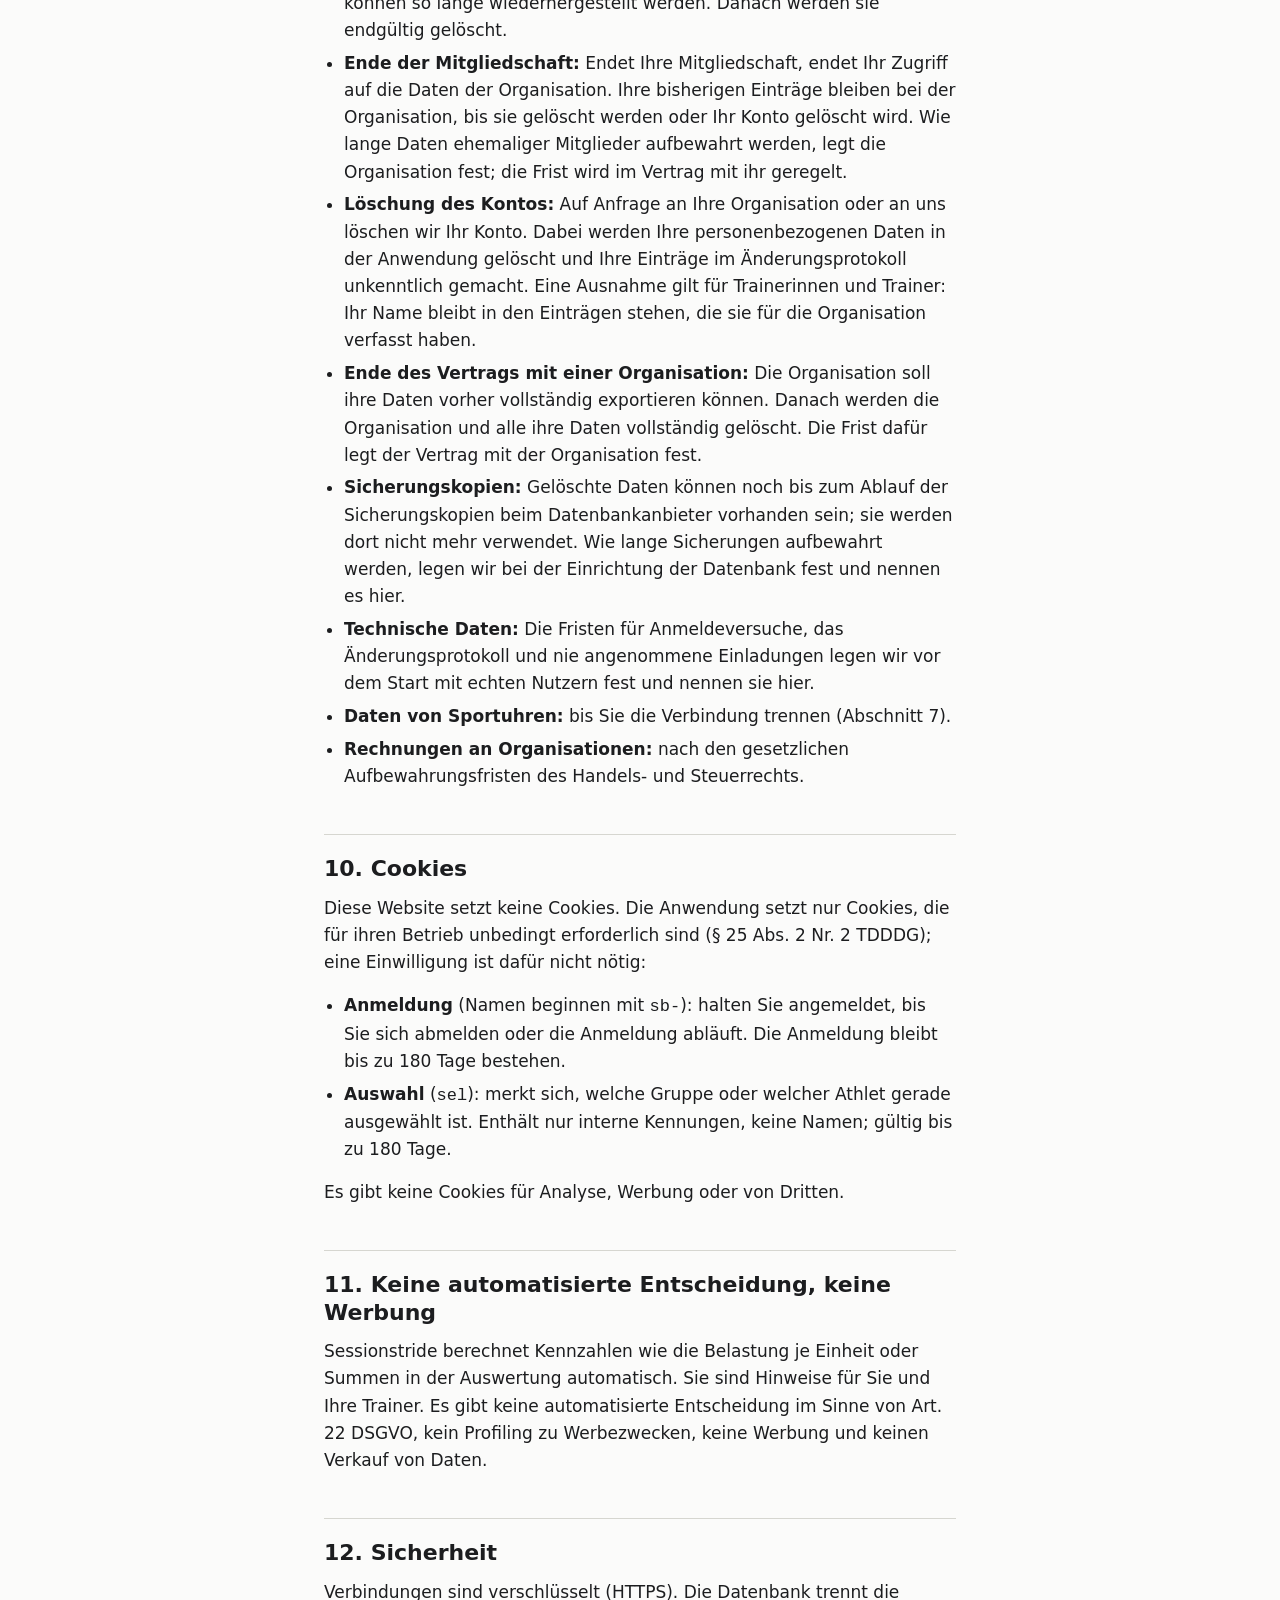
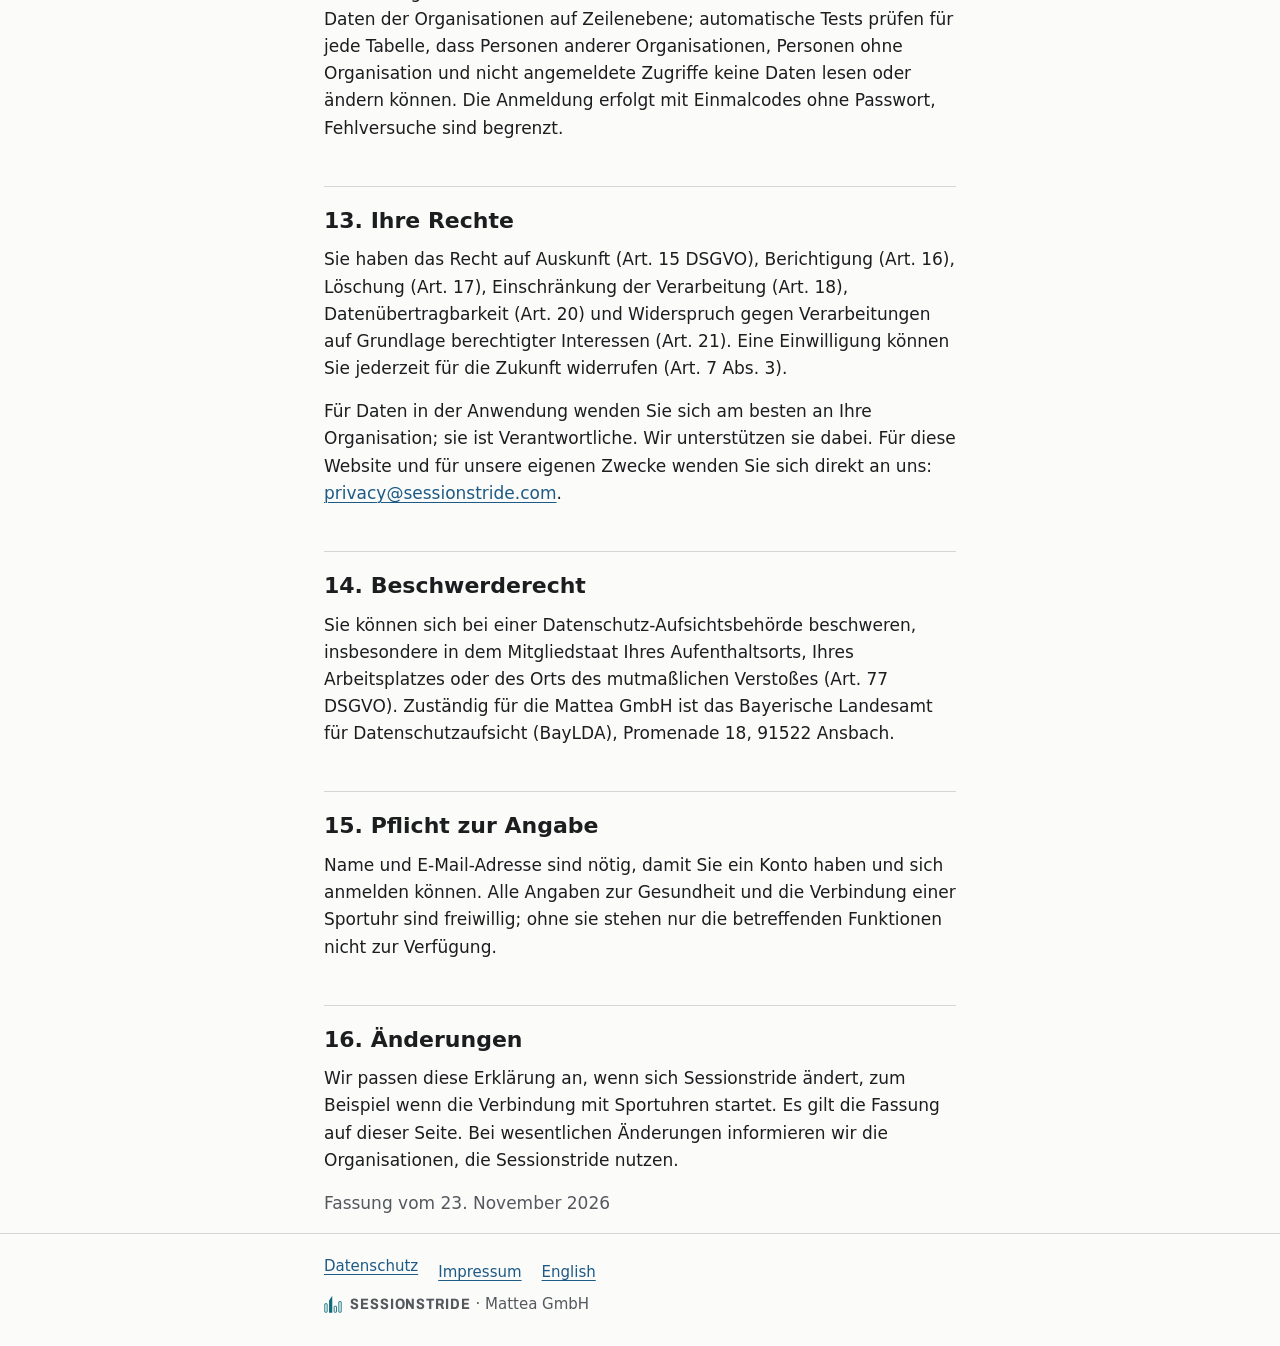
<file: datenschutz.html>
<!doctype html>
<html lang="de">
  <head>
    <meta charset="utf-8" />
    <meta name="viewport" content="width=device-width, initial-scale=1" />
    <title>Datenschutzerklärung – Sessionstride</title>
    <meta
      name="description"
      content="Datenschutzerklärung für die Website und die Anwendung Sessionstride der Mattea GmbH."
    />
    <link rel="stylesheet" href="styles.css" />
    <link rel="icon" href="assets/favicon.svg" type="image/svg+xml" />
    <link rel="apple-touch-icon" href="assets/apple-touch-icon.png" />
    <meta name="theme-color" content="#0f6b7c" />
    <link rel="alternate" hreflang="de" href="datenschutz.html" />
    <link rel="alternate" hreflang="en" href="en/privacy.html" />
  </head>
  <body>
    <a class="skip" href="#inhalt">Zum Inhalt springen</a>

    <header class="site-header">
      <div class="wrap">
        <a class="wordmark" href="index.html" aria-label="Sessionstride"><svg class="mark" viewBox="0 0 100 100" aria-hidden="true" focusable="false"><rect x="4.5" y="48.5" width="13" height="47" rx="2" fill="none" stroke="currentColor" stroke-width="5" /><path d="M28 98 V30 L46 4 V98 Z" fill="currentColor" /><rect x="56.5" y="62.5" width="13" height="33" rx="2" fill="none" stroke="currentColor" stroke-width="5" /><rect x="82.5" y="36.5" width="13" height="59" rx="2" fill="none" stroke="currentColor" stroke-width="5" /></svg><span class="wordmark-text">Sessionstride</span></a>
        <nav class="site-nav" aria-label="Hauptnavigation">
          <ul>
            <li><a href="index.html">Start</a></li>
            <li>
              <a href="datenschutz.html" aria-current="page">Datenschutz</a>
            </li>
            <li><a href="impressum.html">Impressum</a></li>
            <li>
              <a href="en/privacy.html" lang="en" hreflang="en">English</a>
            </li>
          </ul>
        </nav>
      </div>
    </header>

    <main id="inhalt" class="wrap">
      <h1>Datenschutzerklärung</h1>
      <p class="lead">
        Hier steht, welche personenbezogenen Daten auf dieser Website und in der
        Anwendung Sessionstride verarbeitet werden, wozu, wer sie sieht und welche
        Rechte Sie haben.
      </p>
      <div class="note" role="note">
        <p>
          <strong>Stand: Sessionstride ist in Vorbereitung.</strong> Die Anwendung
          ist noch nicht in Betrieb, es gibt noch keine Nutzer und noch keine
          Verbindung zu Sportuhren. Online ist bisher nur diese Website. Mit
          Organisationen und Dienstleistern sind noch keine Verträge
          geschlossen. Die Abschnitte zur Anwendung beschreiben, wie sie gebaut
          ist. Bevor die erste Organisation mit echten Daten arbeitet, wird
          diese Erklärung ergänzt. Fassung vom 23. November 2026.
        </p>
      </div>

      <nav class="toc" aria-labelledby="toc-titel">
        <h2 id="toc-titel">Inhalt</h2>
        <ol>
          <li><a href="#verantwortlich">Wer verantwortlich ist</a></li>
          <li><a href="#website">Diese Website</a></li>
          <li><a href="#daten">Welche Daten die Anwendung verarbeitet</a></li>
          <li><a href="#zwecke">Zwecke und Rechtsgrundlagen</a></li>
          <li><a href="#minderjaehrige">Minderjährige</a></li>
          <li><a href="#sichtbarkeit">Wer welche Daten sieht</a></li>
          <li><a href="#uhren">Verbundene Sportuhren</a></li>
          <li>
            <a href="#empfaenger"
              >Dienstleister und Übermittlung in Drittländer</a
            >
          </li>
          <li><a href="#speicherdauer">Speicherdauer und Löschung</a></li>
          <li><a href="#cookies">Cookies</a></li>
          <li>
            <a href="#automatisiert"
              >Keine automatisierte Entscheidung, keine Werbung</a
            >
          </li>
          <li><a href="#sicherheit">Sicherheit</a></li>
          <li><a href="#rechte">Ihre Rechte</a></li>
          <li><a href="#beschwerde">Beschwerderecht</a></li>
          <li><a href="#pflicht">Pflicht zur Angabe</a></li>
          <li><a href="#aenderungen">Änderungen</a></li>
        </ol>
      </nav>

      <h2 id="verantwortlich">1. Wer verantwortlich ist</h2>

      <h3>Betreiber</h3>
      <address>
        Mattea GmbH<br />
        Landsberger Straße 191<br />
        80687 München<br />
        vertreten durch den Geschäftsführer Thomas Klöckner<br />
        Amtsgericht München, HRB 225144<br />
        E-Mail, auch für Datenschutzanfragen:
        <a href="mailto:privacy@sessionstride.com">privacy@sessionstride.com</a>
      </address>
      <p>
        Einen Datenschutzbeauftragten hat die Mattea GmbH derzeit nicht benannt.
        Anfragen zum Datenschutz richten Sie bitte an
        <a href="mailto:privacy@sessionstride.com">privacy@sessionstride.com</a>.
      </p>

      <h3>Zwei Rollen, sauber getrennt</h3>
      <ul>
        <li>
          <strong>Diese Website:</strong> Für die Website, auf der Sie gerade
          lesen, ist die Mattea GmbH Verantwortliche im Sinne von Art. 4 Nr. 7
          DSGVO.
        </li>
        <li>
          <strong>Die Anwendung Sessionstride:</strong> Sessionstride wird von
          Organisationen genutzt, zum Beispiel Sportverbänden, Kadern und
          Vereinen. Verantwortliche für die Daten ihrer Mitglieder ist
          <strong>die Organisation</strong>, die Sie eingeladen hat. Sie
          entscheidet, wen sie einlädt, welche Fragebögen sie stellt und wofür
          sie die Daten nutzt. Die Mattea GmbH verarbeitet diese Daten als
          <strong>Auftragsverarbeiter</strong> nach Art. 28 DSGVO, nur nach
          Weisung der Organisation und auf Grundlage eines Vertrags zur
          Auftragsverarbeitung. Diesen Vertrag schließen wir mit jeder
          Organisation, bevor sie mit echten Daten arbeitet; heute besteht noch
          keiner. Mit Fragen und Anträgen zu Ihren Trainingsdaten wenden Sie sich am
          besten an Ihre Organisation. Erreicht eine solche Anfrage uns, leiten
          wir sie an die Organisation weiter und unterstützen sie bei der
          Antwort.
        </li>
        <li>
          <strong>Eigene Zwecke der Mattea GmbH:</strong> Für den Vertrag mit
          der Organisation (Ansprechpersonen, Rechnungen) ist die Mattea GmbH
          selbst Verantwortliche. Nach unserem Verständnis gilt das auch für
          den sicheren Betrieb, etwa die Begrenzung von Anmeldeversuchen. Die
          genaue Abgrenzung legt der Vertrag zur Auftragsverarbeitung mit der
          Organisation fest.
        </li>
      </ul>
      <p>
        Die Abschnitte 3 bis 12 beschreiben die Anwendung so, wie sie für alle
        Organisationen gebaut ist. Ihre Organisation kann ergänzende
        Informationen geben, zum Beispiel zu ihren eigenen Fragebögen.
      </p>

      <h2 id="website">2. Diese Website</h2>
      <p>
        Diese Website (sessionstride.com) besteht aus festen Seiten. Sie setzt
        keine Cookies, verwendet keine Analyse- oder Werbewerkzeuge, lädt keine
        Inhalte von fremden Servern (keine fremden Schriften, Skripte, Videos
        oder Karten) und enthält keine Formulare.
      </p>
      <p>
        <strong>Hosting:</strong> Die Website wird über GitHub Pages
        ausgeliefert, einen Dienst der GitHub, Inc., 88 Colin P. Kelly Jr.
        Street, San Francisco, CA 94107, USA. Die Server von GitHub stehen
        auch außerhalb der EU.
      </p>
      <p>
        <strong>Server-Protokolle:</strong> Beim Aufruf einer Seite erhält der
        Server, der sie ausliefert, technisch zwangsläufig Ihre IP-Adresse und
        die Angaben, die Ihr Browser mitsendet, etwa die aufgerufene Adresse,
        die Browserkennung und, falls übermittelt, die zuvor besuchte Seite.
        Nach Angaben von GitHub wird die IP-Adresse jeder Person, die eine
        Seite auf GitHub Pages aufruft, aus Sicherheitsgründen protokolliert und
        gespeichert. Diese Protokolle führt GitHub; wir haben keinen Zugriff
        darauf, und wie lange sie aufbewahrt werden, bestimmt GitHub (siehe die
        Datenschutzerklärung von GitHub). Zweck ist die Auslieferung der Website
        und die Abwehr von Angriffen; Rechtsgrundlage ist unser berechtigtes
        Interesse an einem sicheren und einfachen Betrieb der Website (Art. 6
        Abs. 1 lit. f DSGVO).
      </p>
      <p>
        <strong>Übermittlung in die USA:</strong> GitHub ist nach eigenen
        Angaben nach dem EU-US Data Privacy Framework zertifiziert. Für
        Übermittlungen an zertifizierte Unternehmen in den USA gilt der
        Angemessenheitsbeschluss der EU-Kommission zu diesem Rahmen (Art. 45
        DSGVO). Ergänzend nennt GitHub die Standardvertragsklauseln der
        EU-Kommission.
      </p>
      <p>
        <strong>Kontakt per E-Mail:</strong> Schreiben Sie uns, verarbeiten wir
        Ihre Adresse und Ihre Nachricht, um die Anfrage zu beantworten (Art. 6
        Abs. 1 lit. b DSGVO, wenn es um einen Vertrag geht, sonst lit. f). Wir
        löschen die Nachricht, wenn die Anfrage erledigt ist und keine
        gesetzliche Aufbewahrungspflicht besteht.
      </p>

      <h2 id="daten">3. Welche Daten die Anwendung verarbeitet</h2>
      <dl class="facts">
        <dt>Konto</dt>
        <dd>
          Name, E-Mail-Adresse, Zeitpunkt der Registrierung und der Anmeldungen.
          Ein Passwort gibt es nicht: Angemeldet wird mit einem Einmalcode, den
          wir an Ihre E-Mail-Adresse schicken.
        </dd>

        <dt>Mitgliedschaft und Rolle</dt>
        <dd>
          Zu welcher Organisation und welchen Gruppen Sie gehören, Ihre Rolle
          (Verwaltung, Trainer oder Athlet), Beginn und Ende der Mitgliedschaft.
          Bei Einladungen: die E-Mail-Adresse der eingeladenen Person, wer
          eingeladen hat, die vorgesehene Rolle und ob die Einladung angenommen
          wurde.
        </dd>

        <dt>Trainingsplanung</dt>
        <dd>
          Termine und wiederkehrende Einheiten mit Art, Zeit, Dauer,
          Beschreibung und für wen sie geplant sind; Abmeldungen von Terminen,
          auf Wunsch mit Grund.
        </dd>

        <dt>Trainingsberichte</dt>
        <dd>
          Art, Datum, Uhrzeit und Dauer der Einheit, empfundene Anstrengung (0
          bis 10) und die daraus berechnete Belastungszahl, Befinden (fünf
          Stufen), Notizen und die Felder, die Ihre Organisation für die Art der
          Einheit vorsieht. Bei Einheiten auf dem Wasser zusätzlich Revier, Wind
          (Stärke und Richtung) und die Seite des Kurses, die sich bewährt hat.
        </dd>

        <dt>Tagescheck</dt>
        <dd>
          Schlafdauer und Schlafqualität, wie erholt Sie sich fühlen, ob
          Muskelkater, Schmerzen (mit Körperstelle) oder eine Krankheit
          vorliegen, und auf Wunsch ein kurzer Satz dazu.
          <strong>Das sind Gesundheitsdaten im Sinne von Art. 9 DSGVO.</strong>
          Auch empfundene Anstrengung und Befinden aus den Trainingsberichten
          und Antworten auf Fragebögen der Organisation können Rückschlüsse auf
          die Gesundheit zulassen; wir behandeln sie mit derselben Sorgfalt.
        </dd>

        <dt>Fragebögen der Organisation</dt>
        <dd>
          Antworten auf Fragebögen, die Ihre Organisation selbst anlegt. Welche
          Fragen das sind, entscheidet die Organisation.
        </dd>

        <dt>Regattaergebnisse</dt>
        <dd>
          Wettkampf, Datum, Platzierungen und Ergebnisse einzelner Wettfahrten,
          soweit sie eingetragen werden.
        </dd>

        <dt>
          Daten von verbundenen Sportuhren
          <span class="tag">in Vorbereitung</span>
        </dt>
        <dd>
          Nur wenn Sie Ihre Uhr freiwillig verbinden; siehe
          <a href="#uhren">Abschnitt 7</a>.
        </dd>

        <dt>Technische Daten</dt>
        <dd>
          Ein Änderungsprotokoll: wer wann einen Eintrag angelegt, geändert oder
          gelöscht hat (damit Fehler und Missbrauch nachvollziehbar sind).
          Anmeldeversuche: E-Mail-Adresse und IP-Adresse nur als nicht
          umkehrbarer Prüfwert (Hash), um wiederholte Fehlversuche zu begrenzen.
          Server-Protokolle der Dienstleister aus Abschnitt 8 (IP-Adresse,
          Zeitpunkt, aufgerufene Adresse). Notwendige Cookies, siehe
          <a href="#cookies">Abschnitt 10</a>.
        </dd>
      </dl>

      <h2 id="zwecke">4. Zwecke und Rechtsgrundlagen</h2>
      <p>
        <strong>Zwecke:</strong> Training planen und dokumentieren; geplantes
        und tatsächliches Training vergleichen; Belastung, Erholung und Befinden
        über die Zeit verfolgen, damit Trainer Überlastung, Schmerzen oder
        Krankheit früh erkennen; Regattaergebnisse festhalten; Konten und
        Zugriffsrechte verwalten; den Betrieb sichern.
      </p>
      <p>
        <strong>Daten in der Anwendung</strong> verarbeitet die Mattea GmbH im
        Auftrag der Organisation (Art. 28 DSGVO). Die Rechtsgrundlage legt die
        Organisation als Verantwortliche fest. Nach unserem Verständnis kommen
        in Betracht:
      </p>
      <ul>
        <li>
          für Konto, Mitgliedschaft, Planung, Trainingsberichte und Ergebnisse:
          die Mitgliedschaft oder der Vertrag mit der Organisation (Art. 6 Abs.
          1 lit. b DSGVO) oder deren berechtigtes Interesse an der
          Trainingsbetreuung (Art. 6 Abs. 1 lit. f DSGVO);
        </li>
        <li>
          für Gesundheitsdaten, also den Tagescheck und Daten von Sportuhren:
          Ihre <strong>ausdrückliche Einwilligung</strong> (Art. 9 Abs. 2 lit. a
          und Art. 6 Abs. 1 lit. a DSGVO), bei Minderjährigen die der
          Sorgeberechtigten (Abschnitt 5). Sie können die Einwilligung jederzeit
          für die Zukunft widerrufen (Art. 7 Abs. 3 DSGVO); die Verarbeitung bis
          dahin bleibt rechtmäßig.
        </li>
      </ul>
      <p>
        <strong>Eigene Zwecke der Mattea GmbH:</strong> Vertrag mit der
        Organisation einschließlich Abrechnung nach der Zahl aktiver Nutzer je
        Monat (Art. 6 Abs. 1 lit. b DSGVO); gesetzliche Aufbewahrung von
        Rechnungen (Art. 6 Abs. 1 lit. c DSGVO); Sicherheit des Betriebs, etwa
        die Begrenzung von Anmeldeversuchen und das Änderungsprotokoll (Art. 6
        Abs. 1 lit. f DSGVO).
      </p>

      <h2 id="minderjaehrige">5. Minderjährige</h2>
      <p>
        Viele Athletinnen und Athleten sind minderjährig. Ihre Gesundheitsdaten
        (Tagescheck, Daten von Sportuhren) werden nur verarbeitet, wenn die
        Sorgeberechtigten eingewilligt haben. Ab welchem Alter zusätzlich oder
        allein die Einwilligung der jugendlichen Person zählt, klären wir vor
        dem Start mit echten Nutzern und ergänzen es hier.
      </p>
      <p>
        Die Einwilligung holt die <strong>Organisation</strong> ein, bevor sie
        eine minderjährige Person einlädt oder deren Gesundheitsdaten erfasst
        werden. Die Anwendung fragt die Einwilligung heute nicht selbst ab. Wie
        sie nachgewiesen wird und welchen Mustertext für Eltern wir dafür
        bereitstellen, regeln wir vor dem Start im Vertrag mit der
        Organisation. Sorgeberechtigte können die Einwilligung jederzeit
        gegenüber der Organisation widerrufen; danach dürfen keine
        Gesundheitsdaten mehr erfasst werden. Was mit den bis dahin erfassten
        Daten geschieht, legt dieser Vertrag ebenfalls fest.
      </p>

      <h2 id="sichtbarkeit">6. Wer welche Daten sieht</h2>
      <ul>
        <li><strong>Sie selbst</strong> sehen alle Ihre eigenen Daten.</li>
        <li>
          <strong>Ihre Trainerinnen und Trainer</strong> sehen Plan,
          Trainingsberichte, Tagescheck, Antworten auf Fragebögen und
          Auswertungen der Athletinnen und Athleten in den Gruppen, die sie
          betreuen, solange sie diese betreuen. Wer als Trainer ausscheidet,
          verliert den Zugriff sofort. Trainingsberichte, Tagescheck und
          Antworten auf Fragebögen ändern können nur die Athletinnen und
          Athleten selbst.
        </li>
        <li>
          <strong>Die Verwaltung Ihrer Organisation</strong> sieht die
          Mitglieder, Rollen und Einladungen der Organisation und dieselben
          Trainingsdaten wie die Trainer.
        </li>
        <li>
          <strong>Private Fragebögen:</strong> Antworten auf Fragebögen, die die
          Organisation als privat kennzeichnet, sieht nur die Person selbst,
          auch nicht die Verwaltung.
        </li>
        <li>
          <strong>Nie:</strong> Personen anderer Organisationen sehen keine
          Daten Ihrer Organisation. Teamkameraden sehen Ihre Trainingsberichte,
          Ihren Tagescheck und Ihre Antworten nicht. Auswertungen mischen nie
          Daten verschiedener Organisationen.
        </li>
        <li>
          <strong>Mitarbeitende der Mattea GmbH</strong> greifen nur auf Daten
          zu, soweit es für Betrieb, Fehlerbehebung oder eine Anfrage der
          Organisation nötig ist. Wer bei uns solchen Zugriff erhält und wie er
          protokolliert wird, legen wir vor dem Start im Vertrag zur
          Auftragsverarbeitung fest.
        </li>
      </ul>

      <h2 id="uhren">
        7. Verbundene Sportuhren <span class="tag">in Vorbereitung</span>
      </h2>
      <p>
        Diese Funktion gibt es noch nicht. Der Abschnitt beschreibt, wie sie
        gebaut wird; vor dem Start wird er bei Bedarf angepasst.
      </p>
      <dl class="facts">
        <dt>Freiwillig</dt>
        <dd>
          Athletinnen und Athleten können ihr
          <strong>eigenes</strong> Garmin-Konto in ihrem Profil mit Sessionstride
          verbinden. Niemand muss das tun; Sessionstride funktioniert auch ohne
          Uhr. Die Verbindung wird auf den Seiten von Garmin bestätigt; Ihr
          Garmin-Passwort erfahren wir nicht.
        </dd>

        <dt>Welche Daten</dt>
        <dd>
          Aufgezeichnete Aktivitäten mit Art, Beginn, Dauer und Herzfrequenz;
          Tageswerte zu Schlaf (insbesondere Schlafdauer), Ruhepuls und
          Herzfrequenzvariabilität. Übernommen werden nur Werte, die für die
          unten genannten Zwecke nötig sind. Die genauen Felder legen wir fest,
          sobald Garmin den Zugang freigegeben hat, und nennen sie dann hier.
        </dd>

        <dt>Wozu</dt>
        <dd>
          Herzfrequenz und Dauer einer Aktivität werden der passenden
          Trainingseinheit zugeordnet, damit Sie sie nicht von Hand eintragen
          müssen, und die Belastung kann aus der Herzfrequenz berechnet werden.
          Schlaf, Ruhepuls und Herzfrequenzvariabilität zeigen einen
          Erholungsverlauf neben der Belastung. Für nichts anderes.
        </dd>

        <dt>Wer sie sieht</dt>
        <dd>
          Sie selbst, Ihre Trainerinnen und Trainer und die Verwaltung Ihrer
          Organisation (zum Beispiel die leitenden Trainer eines Verbands).
          Nie andere Organisationen, nie Teamkameraden.
        </dd>

        <dt>Rechtsgrundlage</dt>
        <dd>
          Ihre ausdrückliche Einwilligung (Art. 9 Abs. 2 lit. a und Art. 6 Abs.
          1 lit. a DSGVO), bei Minderjährigen die der Sorgeberechtigten. Ob
          die Mattea GmbH bei der Verbindung zu Garmin im Auftrag Ihrer
          Organisation oder selbst als Verantwortliche handelt, legen wir vor
          dem Start der Funktion fest und nennen es hier.
        </dd>

        <dt>Trennen und Löschen</dt>
        <dd>
          Sie können die Verbindung jederzeit in Ihrem Profil trennen, ebenso in
          Ihrem Garmin-Konto. Danach werden keine Daten mehr übertragen, und
          <strong
            >alle von der Uhr stammenden Daten werden aus Sessionstride
            gelöscht</strong
          >. Ihre selbst eingetragenen Angaben bleiben erhalten. Wie lange
          gelöschte Daten noch in Sicherungskopien des Datenbankanbieters
          vorhanden sein können, legen wir vor dem Start fest und nennen es in
          Abschnitt 9.
        </dd>

        <dt>Keine Weitergabe</dt>
        <dd>
          Daten von Ihrer Uhr werden nicht verkauft, nicht für Werbung genutzt
          und an niemanden außer den Dienstleistern aus Abschnitt 8
          weitergegeben. Wir geben sie an keinen Analyse- oder KI-Anbieter
          weiter und werten sie nicht mit KI aus.
        </dd>

        <dt>Garmin selbst</dt>
        <dd>
          Für die Verarbeitung in Ihrem Garmin-Konto ist Garmin verantwortlich;
          dafür gilt die Datenschutzerklärung von Garmin.
        </dd>
      </dl>
      <p class="small">
        Garmin ist eine Marke der Garmin Ltd. oder ihrer Tochtergesellschaften.
        Sessionstride ist kein Produkt von Garmin; eine Partnerschaft mit Garmin
        besteht nicht.
      </p>

      <h2 id="empfaenger">8. Dienstleister und Übermittlung in Drittländer</h2>
      <p>
        Für den Betrieb der Anwendung sind folgende Dienstleister als
        Unterauftragsverarbeiter vorgesehen. Verträge zur Auftragsverarbeitung
        mit ihnen schließen wir, bevor die erste Organisation mit echten Daten
        arbeitet; heute ist noch keiner geschlossen, und bei ihnen liegen noch
        keine Daten von Nutzern.
      </p>
      <dl class="facts">
        <dt>Supabase</dt>
        <dd>
          Datenbank und Anmeldung. Hier sollen alle Daten der Anwendung liegen,
          auch Daten von Sportuhren, gehostet bei Amazon Web Services in der
          Region Frankfurt am Main. Vertragspartner ist laut den Bedingungen von
          Supabase die Supabase Pte. Ltd., 65 Chulia Street #38-02/03, OCBC
          Centre, Singapur 049513. Die Supabase, Inc. in den USA erbringt laut
          Supabase Support- und Betriebsleistungen; das Support-Team arbeitet
          weltweit und kann auf Daten zugreifen, wenn ein Kunde um Hilfe
          bittet.
        </dd>

        <dt>Vercel</dt>
        <dd>
          Betrieb der Web-Anwendung in der Region Frankfurt am Main; künftig
          auch Empfang der Daten von Sportuhren. Vertragspartner ist die Vercel
          Inc., 440 N Barranca Ave #4133, Covina, CA 91723, USA. Anfragen
          erreichen zuerst den nächstgelegenen Knoten des weltweiten Netzes von
          Vercel und werden von dort an die Region Frankfurt weitergeleitet.
          Wer Sessionstride von außerhalb der EU aufruft, etwa auf einer Reise,
          wird dabei über einen Knoten außerhalb der EU geleitet. Laut Vertrag
          zur Auftragsverarbeitung von Vercel liegen dessen wichtigste
          Verarbeitungsstandorte in den USA.
        </dd>

        <dt>E-Mail-Versand</dt>
        <dd>
          Über welchen Dienst Einladungen und Anmeldecodes verschickt werden,
          ist noch nicht entschieden. Wir nennen den Anbieter hier, bevor die
          erste Organisation mit echten Daten arbeitet.
        </dd>
      </dl>
      <p>
        <strong>Drittlandbezug:</strong> Der Vertragspartner von Supabase hat
        seinen Sitz in Singapur und setzt laut seiner Liste der
        Unterauftragsverarbeiter weitere Dienstleister in den USA ein; Vercel
        hat seinen Sitz in den USA. Die Daten der Anwendung sollen in
        Frankfurt am Main liegen. Ein Zugriff von außerhalb der EU, etwa durch
        Support-Personal oder auf Anordnung von Behörden, lässt sich dennoch
        nicht völlig ausschließen. Vercel ist nach eigenen Angaben nach dem
        EU-US Data Privacy Framework zertifiziert; für Übermittlungen an
        zertifizierte Unternehmen in den USA gilt der Angemessenheitsbeschluss
        der EU-Kommission zu diesem Rahmen (Art. 45 DSGVO). Supabase stützt
        Übermittlungen nach Singapur und in die USA auf die
        Standardvertragsklauseln der EU-Kommission (Art. 46 DSGVO), die Teil
        seines Vertrags zur Auftragsverarbeitung sind. Auch der Vertrag zur
        Auftragsverarbeitung von Vercel enthält diese Klauseln.
      </p>
      <p>
        Darüber hinaus geben wir Daten nur weiter, wenn wir gesetzlich dazu
        verpflichtet sind.
      </p>

      <h2 id="speicherdauer">9. Speicherdauer und Löschung</h2>
      <ul>
        <li>
          <strong>Grundsatz:</strong> Daten bleiben gespeichert, solange Ihre
          Mitgliedschaft und Ihr Konto bestehen und Ihre Organisation
          Sessionstride nutzt.
        </li>
        <li>
          <strong>Papierkorb:</strong> Gelöschte Einträge liegen 30 Tage im
          Papierkorb und können so lange wiederhergestellt werden. Danach werden
          sie endgültig gelöscht.
        </li>
        <li>
          <strong>Ende der Mitgliedschaft:</strong> Endet Ihre Mitgliedschaft,
          endet Ihr Zugriff auf die Daten der Organisation. Ihre bisherigen
          Einträge bleiben bei der Organisation, bis sie gelöscht werden oder
          Ihr Konto gelöscht wird. Wie lange Daten ehemaliger Mitglieder
          aufbewahrt werden, legt die Organisation fest; die Frist wird im
          Vertrag mit ihr geregelt.
        </li>
        <li>
          <strong>Löschung des Kontos:</strong> Auf Anfrage an Ihre Organisation
          oder an uns löschen wir Ihr Konto. Dabei werden Ihre personenbezogenen
          Daten in der Anwendung gelöscht und Ihre Einträge im
          Änderungsprotokoll unkenntlich gemacht. Eine Ausnahme gilt für
          Trainerinnen und Trainer: Ihr Name bleibt in den Einträgen stehen, die
          sie für die Organisation verfasst haben.
        </li>
        <li>
          <strong>Ende des Vertrags mit einer Organisation:</strong> Die
          Organisation soll ihre Daten vorher vollständig exportieren können.
          Danach werden die Organisation und alle ihre Daten vollständig
          gelöscht. Die Frist dafür legt der Vertrag mit der Organisation fest.
        </li>
        <li>
          <strong>Sicherungskopien:</strong> Gelöschte Daten können noch bis zum
          Ablauf der Sicherungskopien beim Datenbankanbieter vorhanden sein; sie
          werden dort nicht mehr verwendet. Wie lange Sicherungen aufbewahrt
          werden, legen wir bei der Einrichtung der Datenbank fest und nennen es
          hier.
        </li>
        <li>
          <strong>Technische Daten:</strong> Die Fristen für Anmeldeversuche,
          das Änderungsprotokoll und nie angenommene Einladungen legen wir vor
          dem Start mit echten Nutzern fest und nennen sie hier.
        </li>
        <li>
          <strong>Daten von Sportuhren:</strong> bis Sie die Verbindung trennen
          (Abschnitt 7).
        </li>
        <li>
          <strong>Rechnungen an Organisationen:</strong> nach den gesetzlichen
          Aufbewahrungsfristen des Handels- und Steuerrechts.
        </li>
      </ul>

      <h2 id="cookies">10. Cookies</h2>
      <p>
        Diese Website setzt keine Cookies. Die Anwendung setzt nur Cookies, die
        für ihren Betrieb unbedingt erforderlich sind (§ 25 Abs. 2 Nr. 2 TDDDG);
        eine Einwilligung ist dafür nicht nötig:
      </p>
      <ul>
        <li>
          <strong>Anmeldung</strong> (Namen beginnen mit <code>sb-</code>):
          halten Sie angemeldet, bis Sie sich abmelden oder die Anmeldung
          abläuft. Die Anmeldung bleibt bis zu 180 Tage bestehen.
        </li>
        <li>
          <strong>Auswahl</strong> (<code>sel</code>): merkt sich, welche Gruppe
          oder welcher Athlet gerade ausgewählt ist. Enthält nur interne
          Kennungen, keine Namen; gültig bis zu 180 Tage.
        </li>
      </ul>
      <p>Es gibt keine Cookies für Analyse, Werbung oder von Dritten.</p>

      <h2 id="automatisiert">
        11. Keine automatisierte Entscheidung, keine Werbung
      </h2>
      <p>
        Sessionstride berechnet Kennzahlen wie die Belastung je Einheit oder
        Summen in der Auswertung automatisch. Sie sind Hinweise für Sie und Ihre
        Trainer. Es gibt keine automatisierte Entscheidung im Sinne von Art. 22
        DSGVO, kein Profiling zu Werbezwecken, keine Werbung und keinen Verkauf
        von Daten.
      </p>

      <h2 id="sicherheit">12. Sicherheit</h2>
      <p>
        Verbindungen sind verschlüsselt (HTTPS). Die Datenbank trennt die Daten
        der Organisationen auf Zeilenebene; automatische Tests prüfen für jede
        Tabelle, dass Personen anderer Organisationen, Personen ohne
        Organisation und nicht angemeldete Zugriffe keine Daten lesen oder
        ändern können. Die Anmeldung erfolgt mit Einmalcodes ohne Passwort,
        Fehlversuche sind begrenzt.
      </p>

      <h2 id="rechte">13. Ihre Rechte</h2>
      <p>
        Sie haben das Recht auf Auskunft (Art. 15 DSGVO), Berichtigung (Art.
        16), Löschung (Art. 17), Einschränkung der Verarbeitung (Art. 18),
        Datenübertragbarkeit (Art. 20) und Widerspruch gegen Verarbeitungen auf
        Grundlage berechtigter Interessen (Art. 21). Eine Einwilligung können
        Sie jederzeit für die Zukunft widerrufen (Art. 7 Abs. 3).
      </p>
      <p>
        Für Daten in der Anwendung wenden Sie sich am besten an Ihre
        Organisation; sie ist Verantwortliche. Wir unterstützen sie dabei. Für
        diese Website und für unsere eigenen Zwecke wenden Sie sich direkt an
        uns: <a href="mailto:privacy@sessionstride.com">privacy@sessionstride.com</a>.
      </p>

      <h2 id="beschwerde">14. Beschwerderecht</h2>
      <p>
        Sie können sich bei einer Datenschutz-Aufsichtsbehörde beschweren,
        insbesondere in dem Mitgliedstaat Ihres Aufenthaltsorts, Ihres
        Arbeitsplatzes oder des Orts des mutmaßlichen Verstoßes (Art. 77 DSGVO).
        Zuständig für die Mattea GmbH ist das Bayerische Landesamt für
        Datenschutzaufsicht (BayLDA), Promenade 18, 91522 Ansbach.
      </p>

      <h2 id="pflicht">15. Pflicht zur Angabe</h2>
      <p>
        Name und E-Mail-Adresse sind nötig, damit Sie ein Konto haben und sich
        anmelden können. Alle Angaben zur Gesundheit und die Verbindung einer
        Sportuhr sind freiwillig; ohne sie stehen nur die betreffenden
        Funktionen nicht zur Verfügung.
      </p>

      <h2 id="aenderungen">16. Änderungen</h2>
      <p>
        Wir passen diese Erklärung an, wenn sich Sessionstride ändert, zum
        Beispiel wenn die Verbindung mit Sportuhren startet. Es gilt die Fassung
        auf dieser Seite. Bei wesentlichen Änderungen informieren wir die
        Organisationen, die Sessionstride nutzen.
      </p>
      <p class="muted">Fassung vom 23. November 2026</p>
    </main>

    <footer class="site-footer">
      <div class="wrap">
        <ul>
          <li><a href="datenschutz.html">Datenschutz</a></li>
          <li><a href="impressum.html">Impressum</a></li>
          <li><a href="en/privacy.html" lang="en" hreflang="en">English</a></li>
        </ul>
        <p class="footer-brand"><svg class="mark" viewBox="0 0 100 100" aria-hidden="true" focusable="false"><rect x="4.5" y="48.5" width="13" height="47" rx="2" fill="none" stroke="currentColor" stroke-width="5" /><path d="M28 98 V30 L46 4 V98 Z" fill="currentColor" /><rect x="56.5" y="62.5" width="13" height="33" rx="2" fill="none" stroke="currentColor" stroke-width="5" /><rect x="82.5" y="36.5" width="13" height="59" rx="2" fill="none" stroke="currentColor" stroke-width="5" /></svg><span><span class="wordmark-text">Sessionstride</span> · Mattea GmbH</span></p>
      </div>
    </footer>
  </body>
</html>
</file>
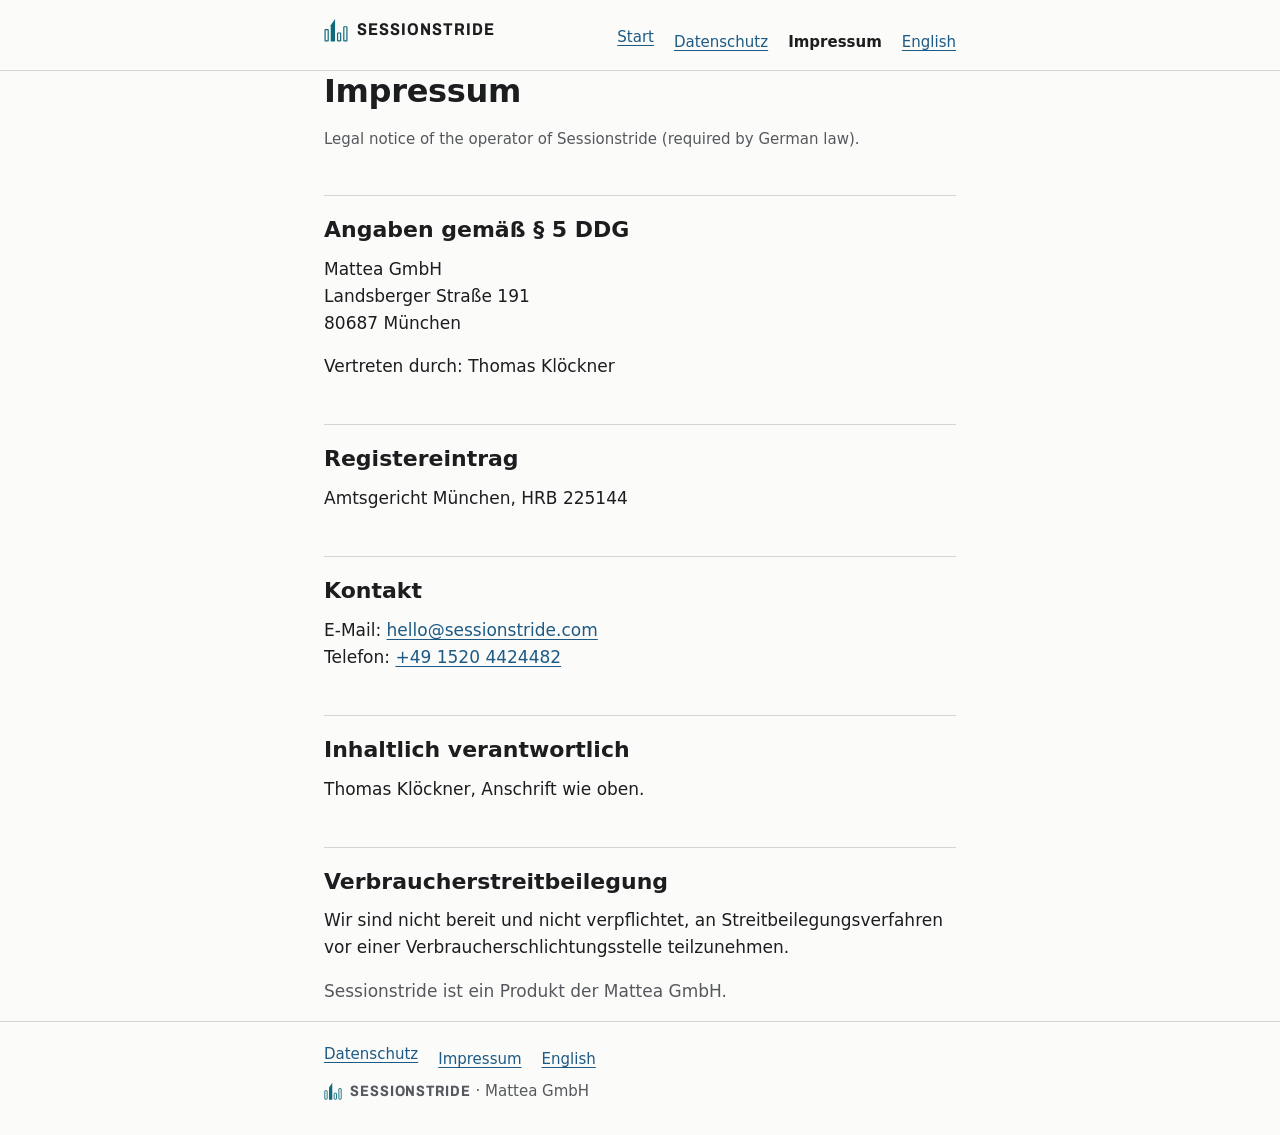
<file: impressum.html>
<!doctype html>
<html lang="de">
  <head>
    <meta charset="utf-8" />
    <meta name="viewport" content="width=device-width, initial-scale=1" />
    <title>Impressum – Sessionstride</title>
    <meta
      name="description"
      content="Impressum der Mattea GmbH, Betreiberin von Sessionstride."
    />
    <link rel="stylesheet" href="styles.css" />
    <link rel="icon" href="assets/favicon.svg" type="image/svg+xml" />
    <link rel="apple-touch-icon" href="assets/apple-touch-icon.png" />
    <meta name="theme-color" content="#0f6b7c" />
  </head>
  <body>
    <a class="skip" href="#inhalt">Zum Inhalt springen</a>

    <header class="site-header">
      <div class="wrap">
        <a class="wordmark" href="index.html" aria-label="Sessionstride"><svg class="mark" viewBox="0 0 100 100" aria-hidden="true" focusable="false"><rect x="4.5" y="48.5" width="13" height="47" rx="2" fill="none" stroke="currentColor" stroke-width="5" /><path d="M28 98 V30 L46 4 V98 Z" fill="currentColor" /><rect x="56.5" y="62.5" width="13" height="33" rx="2" fill="none" stroke="currentColor" stroke-width="5" /><rect x="82.5" y="36.5" width="13" height="59" rx="2" fill="none" stroke="currentColor" stroke-width="5" /></svg><span class="wordmark-text">Sessionstride</span></a>
        <nav class="site-nav" aria-label="Hauptnavigation">
          <ul>
            <li><a href="index.html">Start</a></li>
            <li><a href="datenschutz.html">Datenschutz</a></li>
            <li><a href="impressum.html" aria-current="page">Impressum</a></li>
            <li><a href="en/index.html" lang="en" hreflang="en">English</a></li>
          </ul>
        </nav>
      </div>
    </header>

    <main id="inhalt" class="wrap">
      <h1>Impressum</h1>
      <p lang="en" class="small">
        Legal notice of the operator of Sessionstride (required by German law).
      </p>

      <h2>Angaben gemäß § 5 DDG</h2>
      <address>
        Mattea GmbH<br />
        Landsberger Straße 191<br />
        80687 München
      </address>
      <p>Vertreten durch: Thomas Klöckner</p>

      <h2>Registereintrag</h2>
      <p>Amtsgericht München, HRB 225144</p>

      <h2>Kontakt</h2>
      <p>
        E-Mail: <a href="mailto:hello@sessionstride.com">hello@sessionstride.com</a><br />
        Telefon: <a href="tel:+4915204424482">+49 1520 4424482</a>
      </p>

      <h2>Inhaltlich verantwortlich</h2>
      <p>Thomas Klöckner, Anschrift wie oben.</p>

      <h2>Verbraucherstreitbeilegung</h2>
      <p>
        Wir sind nicht bereit und nicht verpflichtet, an
        Streitbeilegungsverfahren vor einer Verbraucherschlichtungsstelle
        teilzunehmen.
      </p>

      <p class="muted">Sessionstride ist ein Produkt der Mattea GmbH.</p>
    </main>

    <footer class="site-footer">
      <div class="wrap">
        <ul>
          <li><a href="datenschutz.html">Datenschutz</a></li>
          <li><a href="impressum.html">Impressum</a></li>
          <li><a href="en/index.html" lang="en" hreflang="en">English</a></li>
        </ul>
        <p class="footer-brand"><svg class="mark" viewBox="0 0 100 100" aria-hidden="true" focusable="false"><rect x="4.5" y="48.5" width="13" height="47" rx="2" fill="none" stroke="currentColor" stroke-width="5" /><path d="M28 98 V30 L46 4 V98 Z" fill="currentColor" /><rect x="56.5" y="62.5" width="13" height="33" rx="2" fill="none" stroke="currentColor" stroke-width="5" /><rect x="82.5" y="36.5" width="13" height="59" rx="2" fill="none" stroke="currentColor" stroke-width="5" /></svg><span><span class="wordmark-text">Sessionstride</span> · Mattea GmbH</span></p>
      </div>
    </footer>
  </body>
</html>
</file>
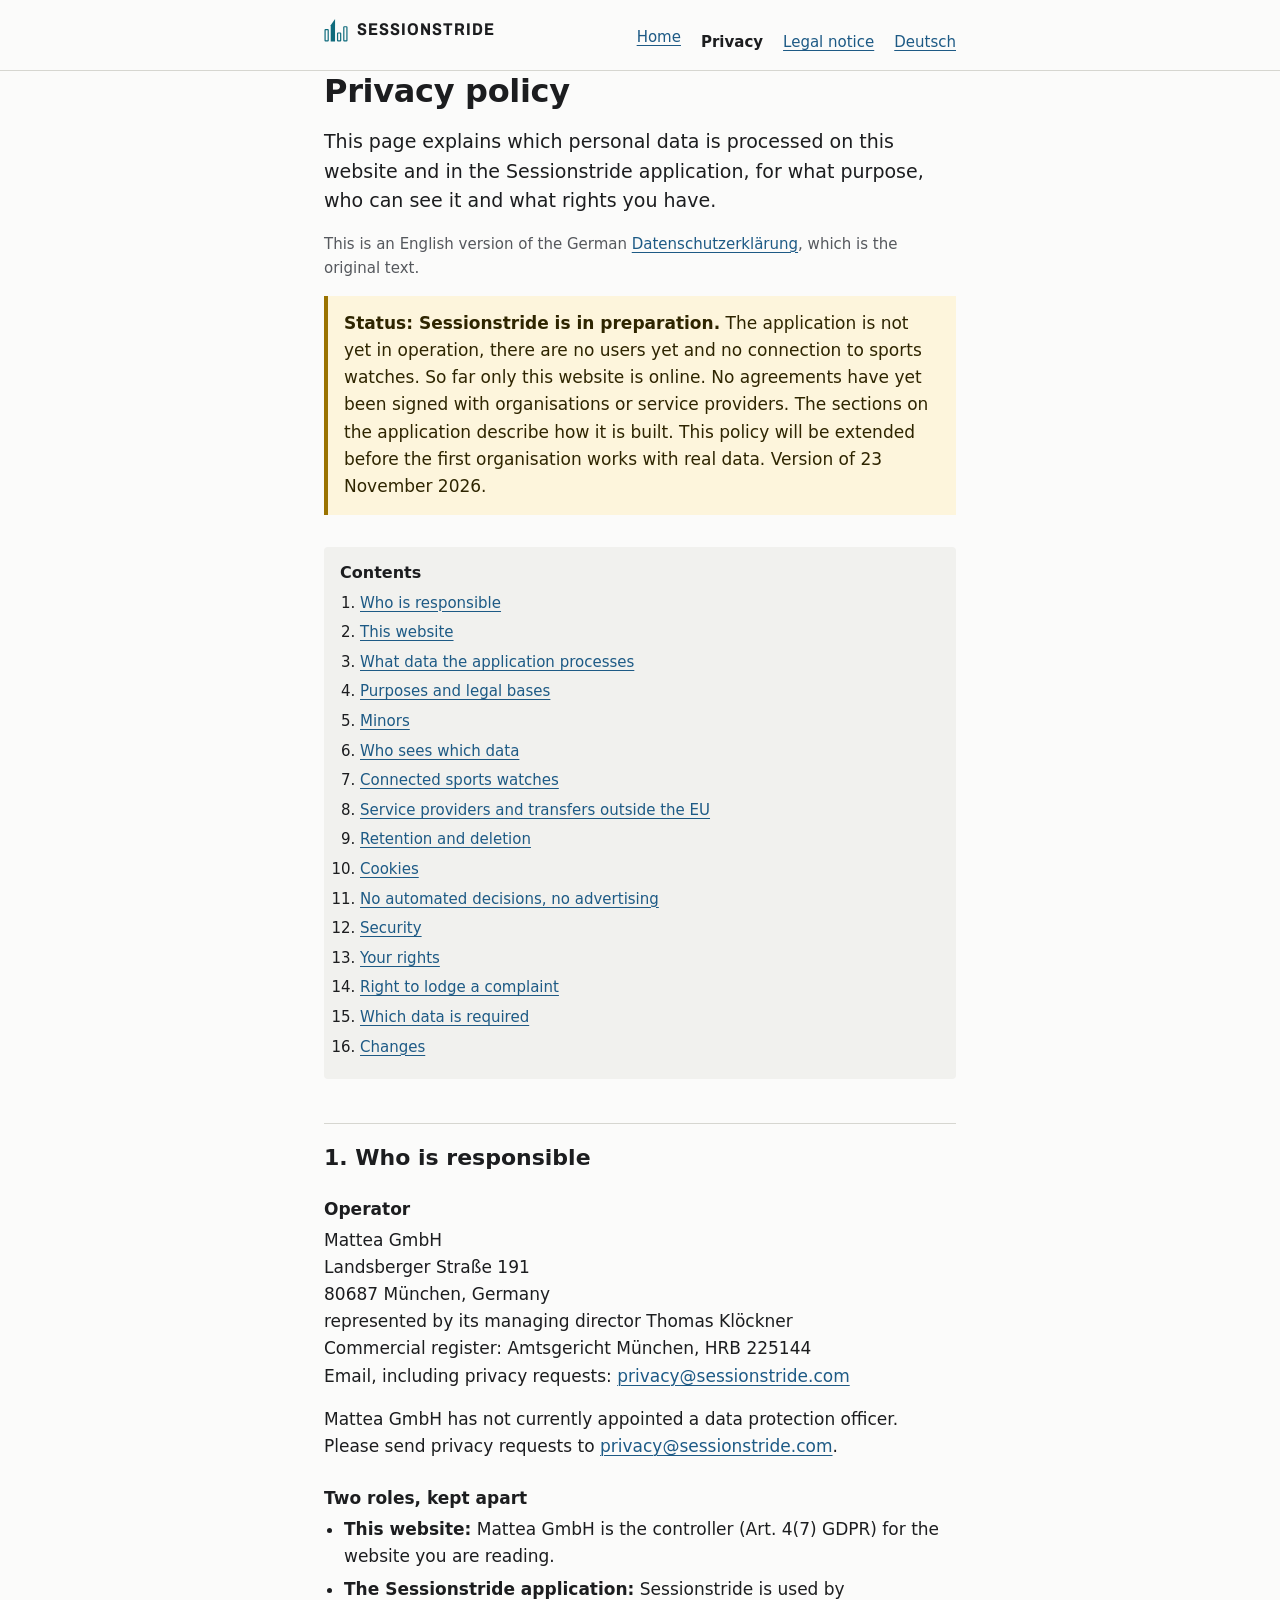
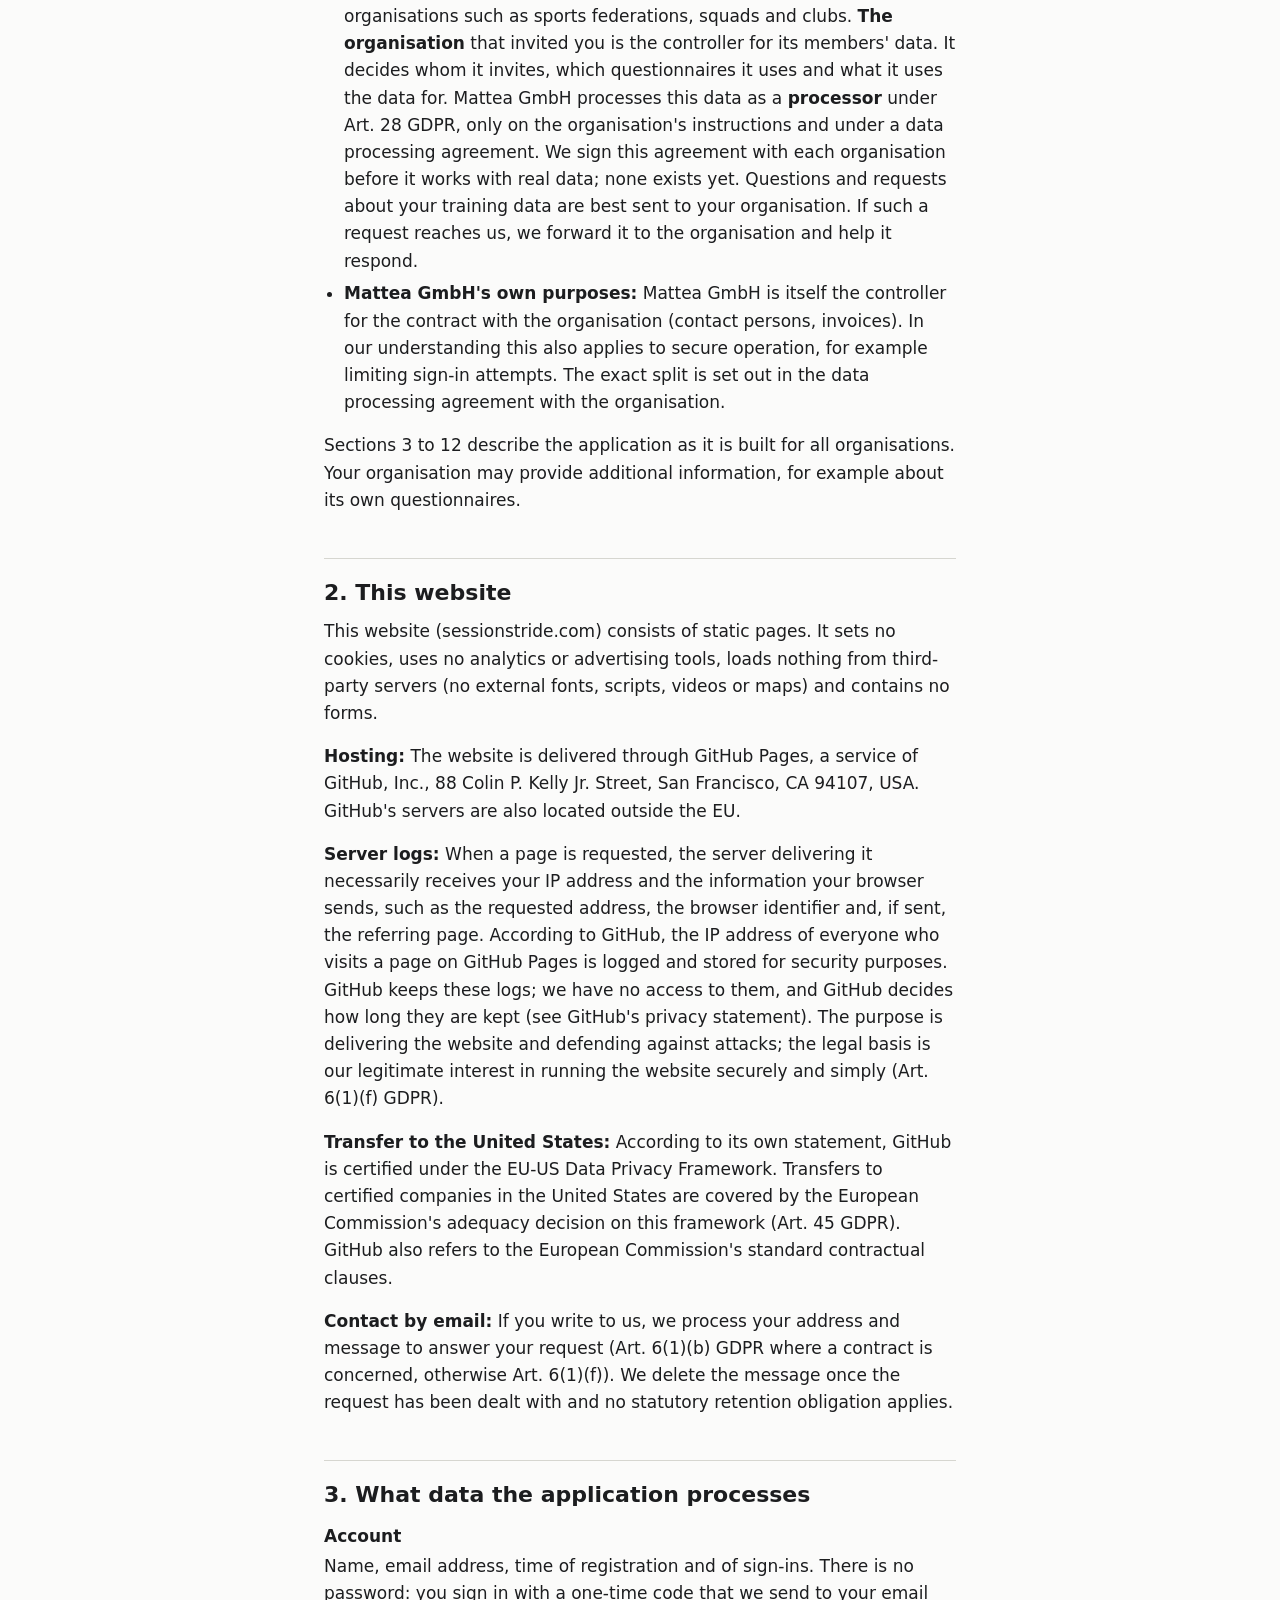
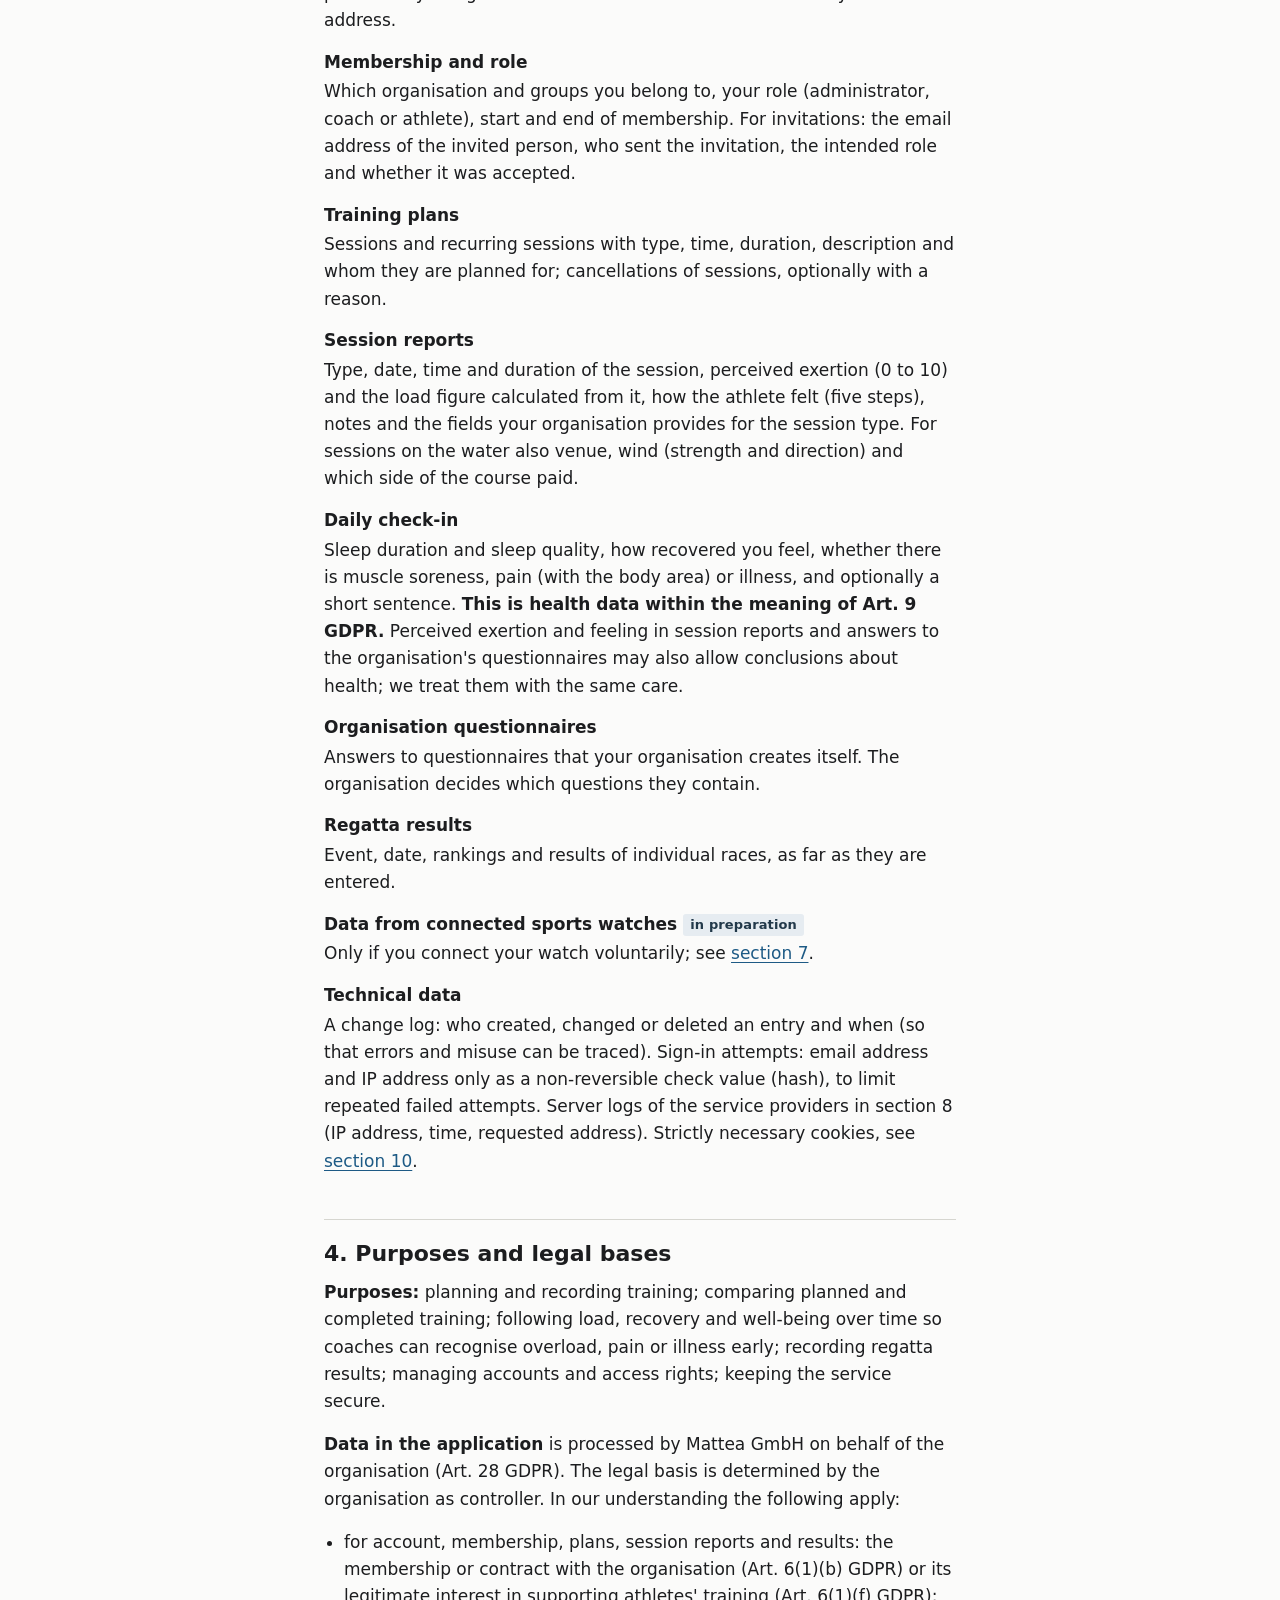
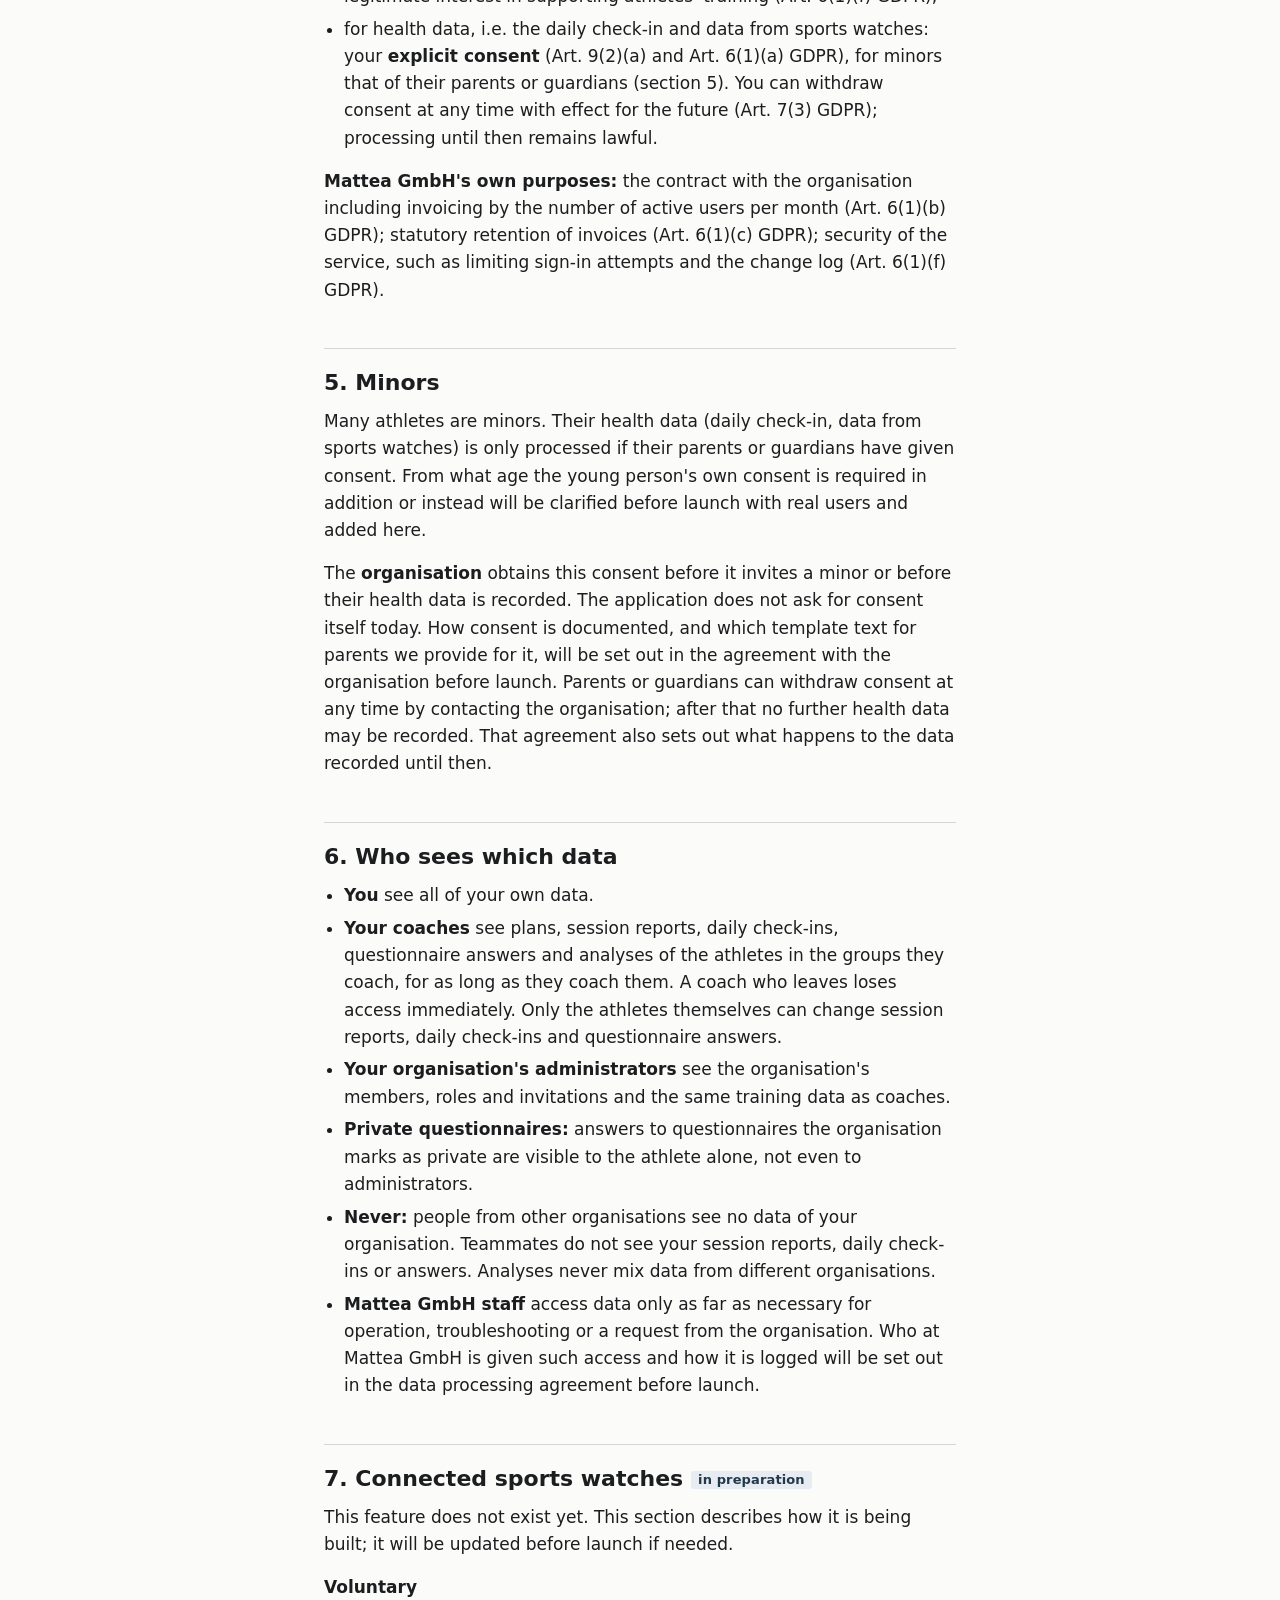
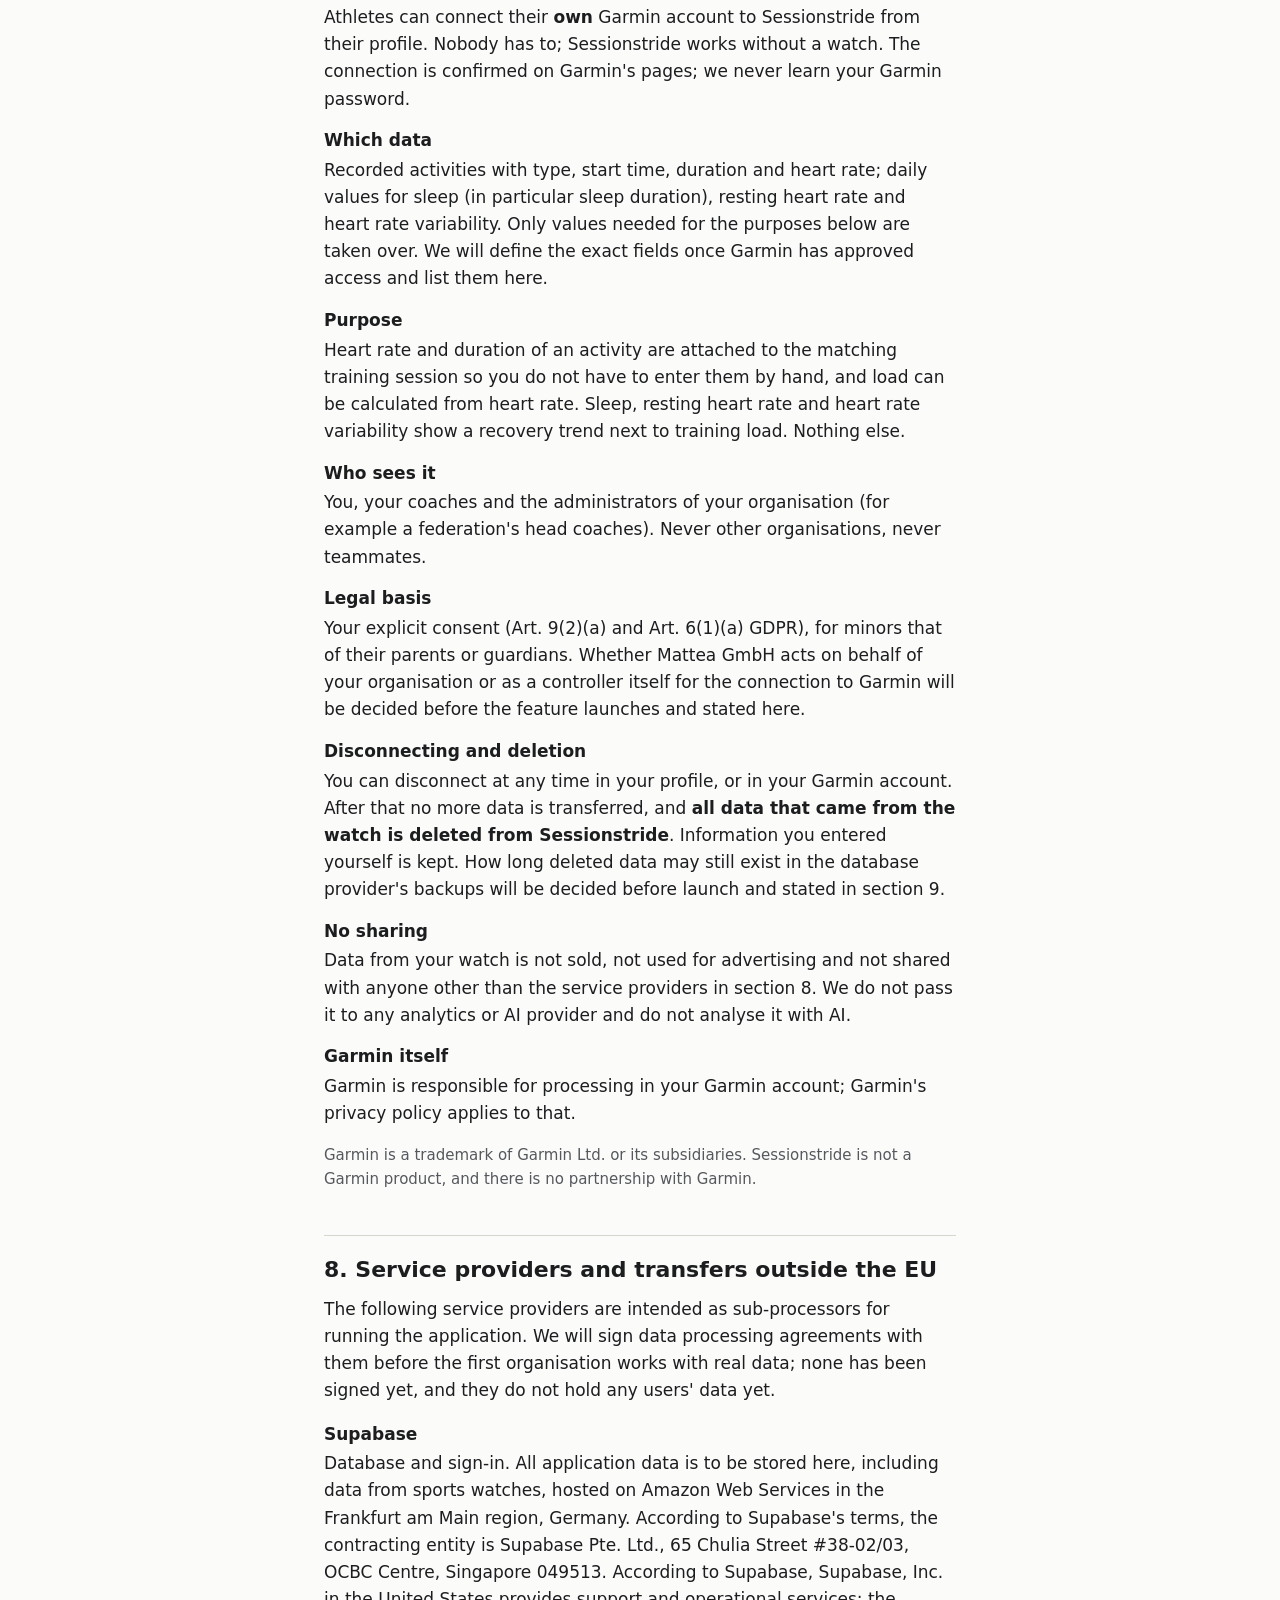
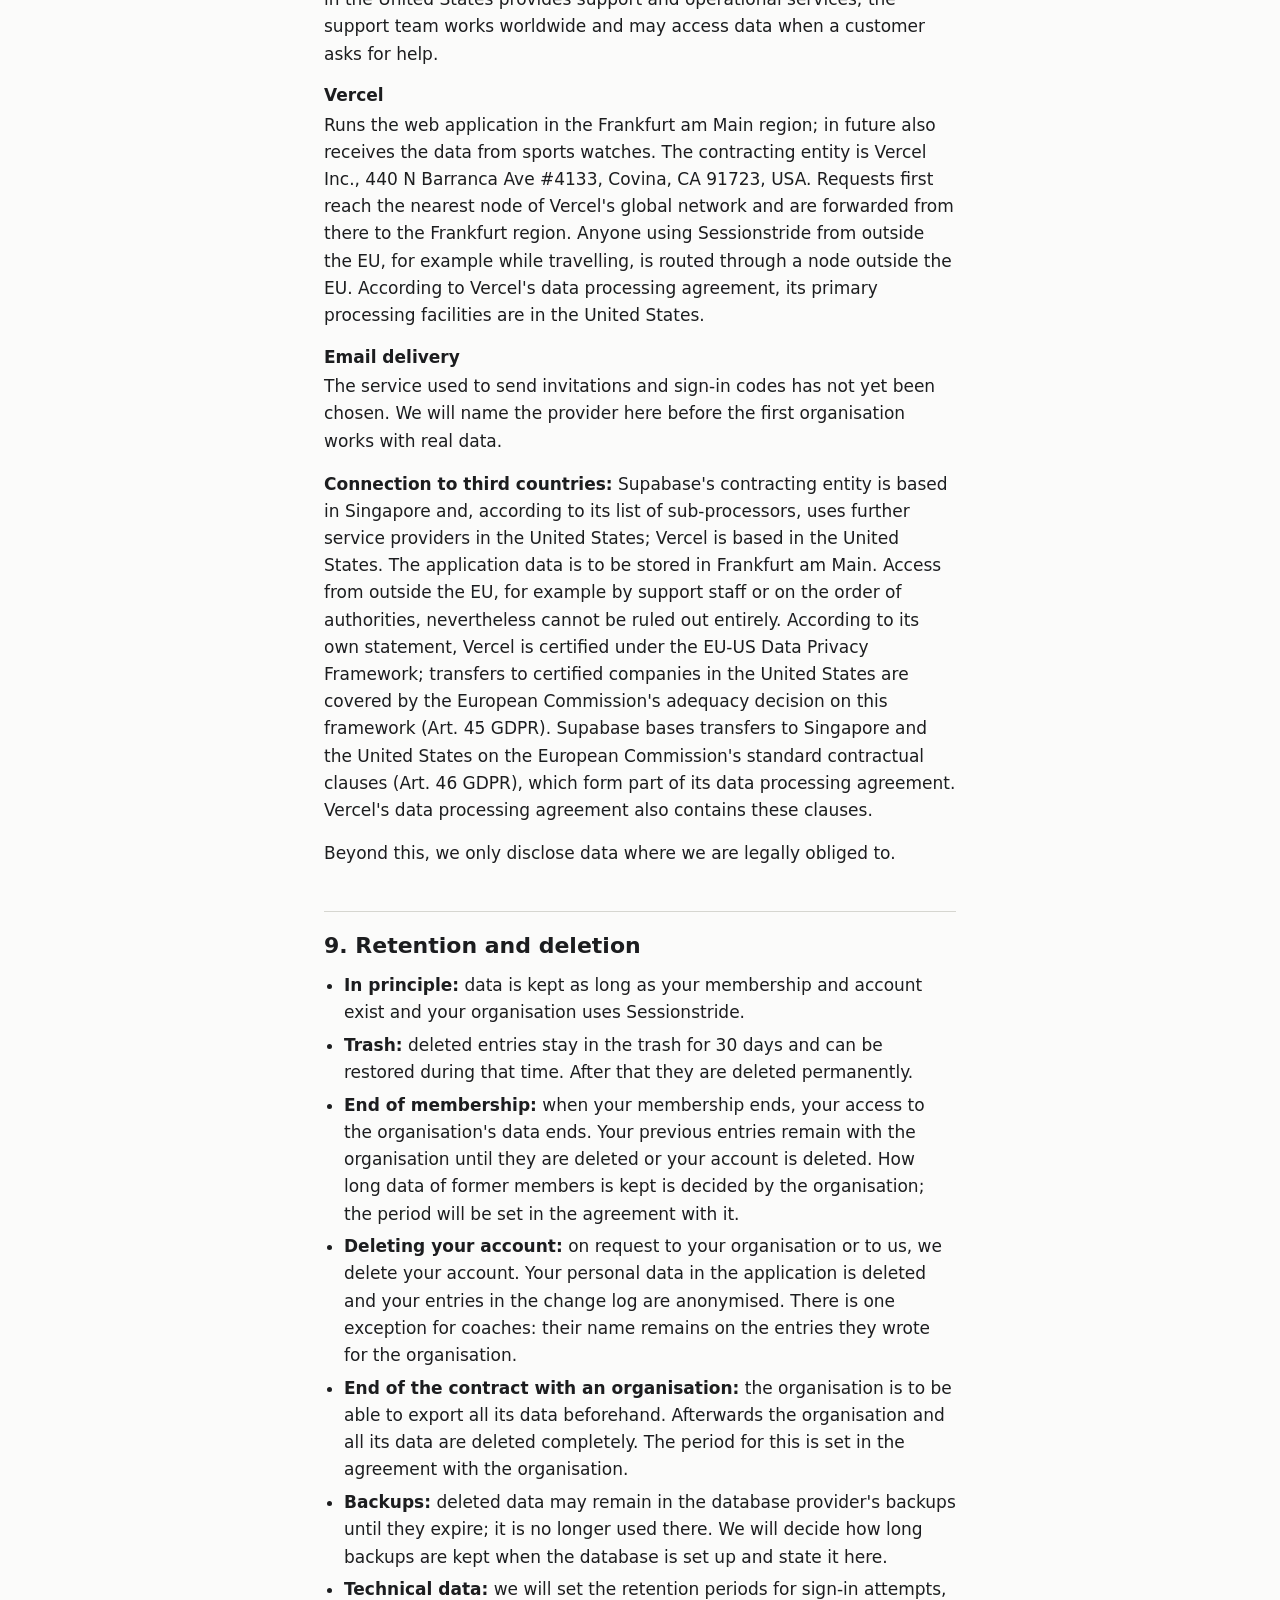
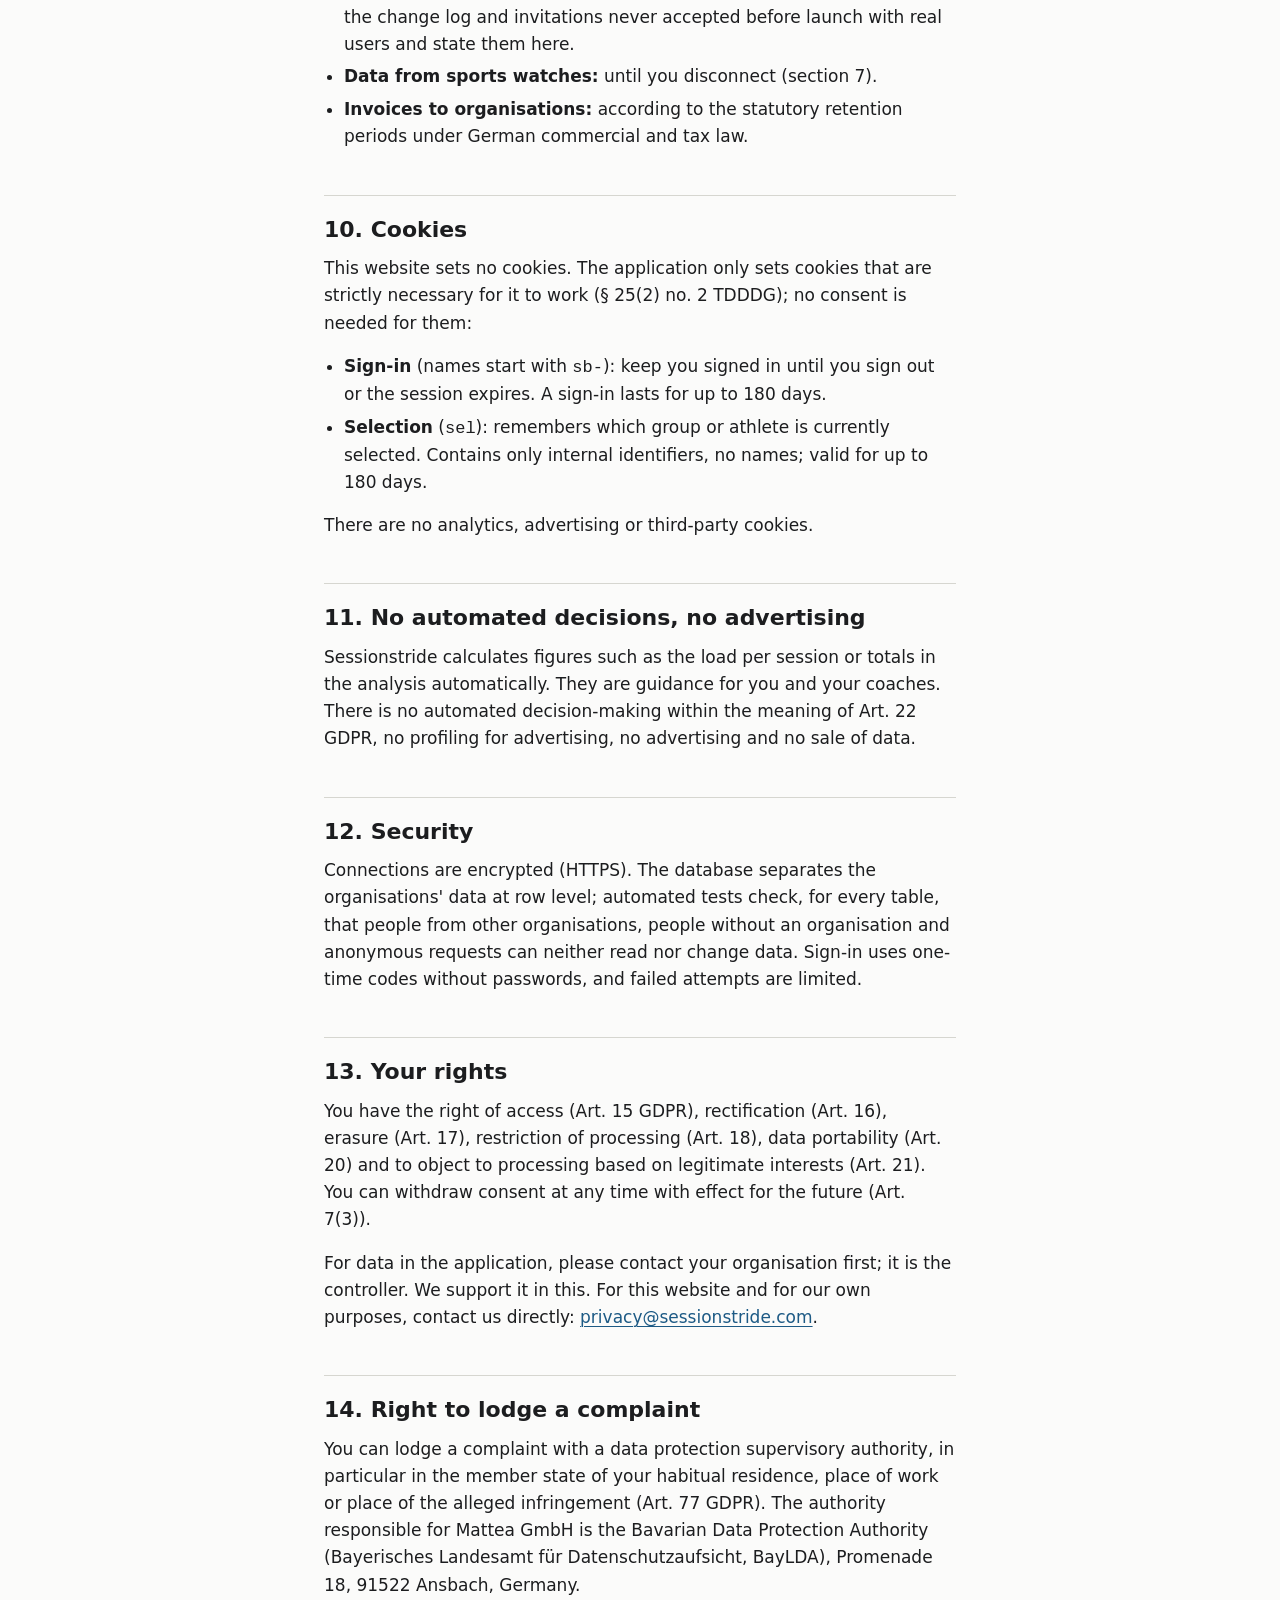
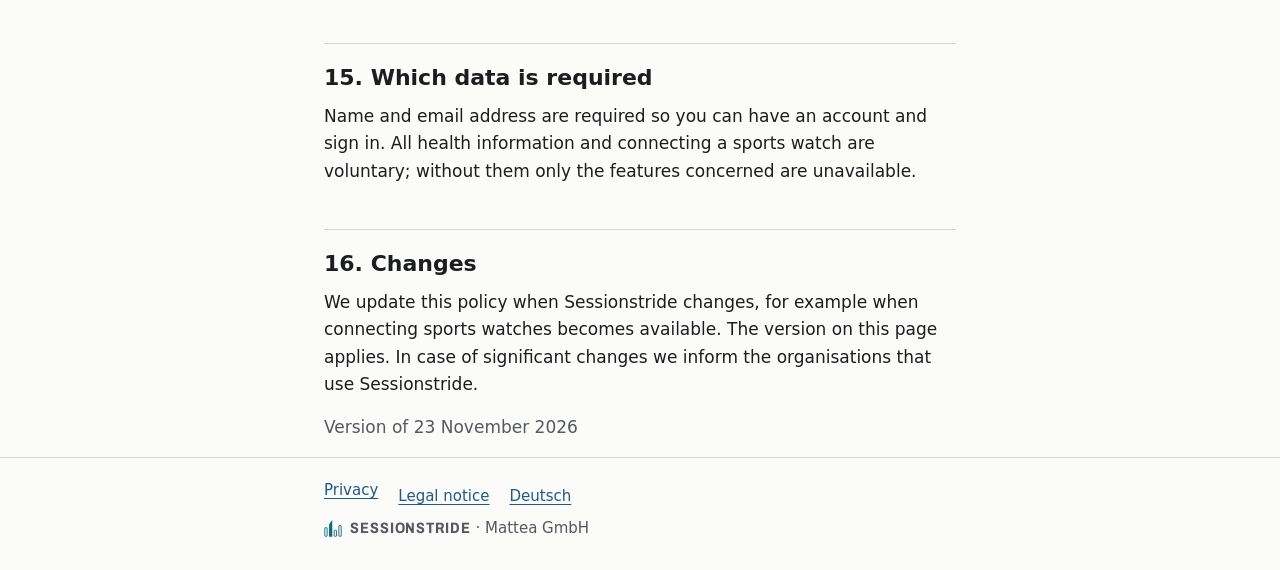
<file: en/privacy.html>
<!doctype html>
<html lang="en">
  <head>
    <meta charset="utf-8" />
    <meta name="viewport" content="width=device-width, initial-scale=1" />
    <title>Privacy policy – Sessionstride</title>
    <meta
      name="description"
      content="Privacy policy for the Sessionstride website and application operated by Mattea GmbH."
    />
    <link rel="stylesheet" href="../styles.css" />
    <link rel="icon" href="../assets/favicon.svg" type="image/svg+xml" />
    <link rel="apple-touch-icon" href="../assets/apple-touch-icon.png" />
    <meta name="theme-color" content="#0f6b7c" />
    <link rel="alternate" hreflang="en" href="privacy.html" />
    <link rel="alternate" hreflang="de" href="../datenschutz.html" />
  </head>
  <body>
    <a class="skip" href="#content">Skip to content</a>

    <header class="site-header">
      <div class="wrap">
        <a class="wordmark" href="index.html" aria-label="Sessionstride"><svg class="mark" viewBox="0 0 100 100" aria-hidden="true" focusable="false"><rect x="4.5" y="48.5" width="13" height="47" rx="2" fill="none" stroke="currentColor" stroke-width="5" /><path d="M28 98 V30 L46 4 V98 Z" fill="currentColor" /><rect x="56.5" y="62.5" width="13" height="33" rx="2" fill="none" stroke="currentColor" stroke-width="5" /><rect x="82.5" y="36.5" width="13" height="59" rx="2" fill="none" stroke="currentColor" stroke-width="5" /></svg><span class="wordmark-text">Sessionstride</span></a>
        <nav class="site-nav" aria-label="Main">
          <ul>
            <li><a href="index.html">Home</a></li>
            <li><a href="privacy.html" aria-current="page">Privacy</a></li>
            <li><a href="../impressum.html" hreflang="de">Legal notice</a></li>
            <li>
              <a href="../datenschutz.html" lang="de" hreflang="de">Deutsch</a>
            </li>
          </ul>
        </nav>
      </div>
    </header>

    <main id="content" class="wrap">
      <h1>Privacy policy</h1>
      <p class="lead">
        This page explains which personal data is processed on this website and
        in the Sessionstride application, for what purpose, who can see it and
        what rights you have.
      </p>
      <p class="small">
        This is an English version of the German
        <a href="../datenschutz.html" lang="de" hreflang="de"
          >Datenschutzerklärung</a
        >, which is the original text.
      </p>
      <div class="note" role="note">
        <p>
          <strong>Status: Sessionstride is in preparation.</strong> The
          application is not yet in operation, there are no users yet and no
          connection to sports watches. So far only this website is online. No
          agreements have yet been signed with organisations or service
          providers. The sections on the application describe how it is built.
          This policy will be extended before the first organisation works with
          real data. Version of 23 November 2026.
        </p>
      </div>

      <nav class="toc" aria-labelledby="toc-title">
        <h2 id="toc-title">Contents</h2>
        <ol>
          <li><a href="#controller">Who is responsible</a></li>
          <li><a href="#website">This website</a></li>
          <li><a href="#data">What data the application processes</a></li>
          <li><a href="#purposes">Purposes and legal bases</a></li>
          <li><a href="#minors">Minors</a></li>
          <li><a href="#visibility">Who sees which data</a></li>
          <li><a href="#watches">Connected sports watches</a></li>
          <li>
            <a href="#processors"
              >Service providers and transfers outside the EU</a
            >
          </li>
          <li><a href="#retention">Retention and deletion</a></li>
          <li><a href="#cookies">Cookies</a></li>
          <li>
            <a href="#automated">No automated decisions, no advertising</a>
          </li>
          <li><a href="#security">Security</a></li>
          <li><a href="#rights">Your rights</a></li>
          <li><a href="#complaint">Right to lodge a complaint</a></li>
          <li><a href="#required">Which data is required</a></li>
          <li><a href="#changes">Changes</a></li>
        </ol>
      </nav>

      <h2 id="controller">1. Who is responsible</h2>

      <h3>Operator</h3>
      <address>
        Mattea GmbH<br />
        Landsberger Straße 191<br />
        80687 München, Germany<br />
        represented by its managing director Thomas Klöckner<br />
        Commercial register: Amtsgericht München, HRB 225144<br />
        Email, including privacy requests:
        <a href="mailto:privacy@sessionstride.com">privacy@sessionstride.com</a>
      </address>
      <p>
        Mattea GmbH has not currently appointed a data protection officer.
        Please send privacy requests to
        <a href="mailto:privacy@sessionstride.com">privacy@sessionstride.com</a>.
      </p>

      <h3>Two roles, kept apart</h3>
      <ul>
        <li>
          <strong>This website:</strong> Mattea GmbH is the controller (Art.
          4(7) GDPR) for the website you are reading.
        </li>
        <li>
          <strong>The Sessionstride application:</strong> Sessionstride is used by
          organisations such as sports federations, squads and clubs.
          <strong>The organisation</strong> that invited you is the controller
          for its members' data. It decides whom it invites, which
          questionnaires it uses and what it uses the data for. Mattea GmbH
          processes this data as a <strong>processor</strong> under Art. 28
          GDPR, only on the organisation's instructions and under a data
          processing agreement. We sign this agreement with each organisation
          before it works with real data; none exists yet. Questions and requests about your training data are best sent to
          your organisation. If such a request reaches us, we forward it to the
          organisation and help it respond.
        </li>
        <li>
          <strong>Mattea GmbH's own purposes:</strong> Mattea GmbH is itself the
          controller for the contract with the organisation (contact persons,
          invoices). In our understanding this also applies to secure
          operation, for example limiting sign-in attempts. The exact split is
          set out in the data processing agreement with the organisation.
        </li>
      </ul>
      <p>
        Sections 3 to 12 describe the application as it is built for all
        organisations. Your organisation may provide additional information, for
        example about its own questionnaires.
      </p>

      <h2 id="website">2. This website</h2>
      <p>
        This website (sessionstride.com) consists of static pages. It sets no
        cookies, uses no analytics or advertising tools, loads nothing from
        third-party servers (no external fonts, scripts, videos or maps) and
        contains no forms.
      </p>
      <p>
        <strong>Hosting:</strong> The website is delivered through GitHub
        Pages, a service of GitHub, Inc., 88 Colin P. Kelly Jr. Street, San
        Francisco, CA 94107, USA. GitHub's servers are also located outside the
        EU.
      </p>
      <p>
        <strong>Server logs:</strong> When a page is requested, the server
        delivering it necessarily receives your IP address and the information
        your browser sends, such as the requested address, the browser
        identifier and, if sent, the referring page. According to GitHub, the
        IP address of everyone who visits a page on GitHub Pages is logged and
        stored for security purposes. GitHub keeps these logs; we have no access
        to them, and GitHub decides how long they are kept (see GitHub's privacy
        statement). The purpose is delivering the website and defending against
        attacks; the legal basis is our legitimate interest in running the
        website securely and simply (Art. 6(1)(f) GDPR).
      </p>
      <p>
        <strong>Transfer to the United States:</strong> According to its own
        statement, GitHub is certified under the EU-US Data Privacy Framework.
        Transfers to certified companies in the United States are covered by
        the European Commission's adequacy decision on this framework (Art. 45
        GDPR). GitHub also refers to the European Commission's standard
        contractual clauses.
      </p>
      <p>
        <strong>Contact by email:</strong> If you write to us, we process your
        address and message to answer your request (Art. 6(1)(b) GDPR where a
        contract is concerned, otherwise Art. 6(1)(f)). We delete the message
        once the request has been dealt with and no statutory retention
        obligation applies.
      </p>

      <h2 id="data">3. What data the application processes</h2>
      <dl class="facts">
        <dt>Account</dt>
        <dd>
          Name, email address, time of registration and of sign-ins. There is no
          password: you sign in with a one-time code that we send to your email
          address.
        </dd>

        <dt>Membership and role</dt>
        <dd>
          Which organisation and groups you belong to, your role (administrator,
          coach or athlete), start and end of membership. For invitations: the
          email address of the invited person, who sent the invitation, the
          intended role and whether it was accepted.
        </dd>

        <dt>Training plans</dt>
        <dd>
          Sessions and recurring sessions with type, time, duration, description
          and whom they are planned for; cancellations of sessions, optionally
          with a reason.
        </dd>

        <dt>Session reports</dt>
        <dd>
          Type, date, time and duration of the session, perceived exertion (0 to
          10) and the load figure calculated from it, how the athlete felt (five
          steps), notes and the fields your organisation provides for the
          session type. For sessions on the water also venue, wind (strength and
          direction) and which side of the course paid.
        </dd>

        <dt>Daily check-in</dt>
        <dd>
          Sleep duration and sleep quality, how recovered you feel, whether
          there is muscle soreness, pain (with the body area) or illness, and
          optionally a short sentence.
          <strong
            >This is health data within the meaning of Art. 9 GDPR.</strong
          >
          Perceived exertion and feeling in session reports and answers to the
          organisation's questionnaires may also allow conclusions about health;
          we treat them with the same care.
        </dd>

        <dt>Organisation questionnaires</dt>
        <dd>
          Answers to questionnaires that your organisation creates itself. The
          organisation decides which questions they contain.
        </dd>

        <dt>Regatta results</dt>
        <dd>
          Event, date, rankings and results of individual races, as far as they
          are entered.
        </dd>

        <dt>
          Data from connected sports watches
          <span class="tag">in preparation</span>
        </dt>
        <dd>
          Only if you connect your watch voluntarily; see
          <a href="#watches">section 7</a>.
        </dd>

        <dt>Technical data</dt>
        <dd>
          A change log: who created, changed or deleted an entry and when (so
          that errors and misuse can be traced). Sign-in attempts: email address
          and IP address only as a non-reversible check value (hash), to limit
          repeated failed attempts. Server logs of the service providers in
          section 8 (IP address, time, requested address). Strictly necessary
          cookies, see <a href="#cookies">section 10</a>.
        </dd>
      </dl>

      <h2 id="purposes">4. Purposes and legal bases</h2>
      <p>
        <strong>Purposes:</strong> planning and recording training; comparing
        planned and completed training; following load, recovery and well-being
        over time so coaches can recognise overload, pain or illness early;
        recording regatta results; managing accounts and access rights; keeping
        the service secure.
      </p>
      <p>
        <strong>Data in the application</strong> is processed by Mattea GmbH on
        behalf of the organisation (Art. 28 GDPR). The legal basis is determined
        by the organisation as controller. In our understanding the following
        apply:
      </p>
      <ul>
        <li>
          for account, membership, plans, session reports and results: the
          membership or contract with the organisation (Art. 6(1)(b) GDPR) or
          its legitimate interest in supporting athletes' training (Art. 6(1)(f)
          GDPR);
        </li>
        <li>
          for health data, i.e. the daily check-in and data from sports watches:
          your <strong>explicit consent</strong> (Art. 9(2)(a) and Art. 6(1)(a)
          GDPR), for minors that of their parents or guardians (section 5). You
          can withdraw consent at any time with effect for the future (Art. 7(3)
          GDPR); processing until then remains lawful.
        </li>
      </ul>
      <p>
        <strong>Mattea GmbH's own purposes:</strong> the contract with the
        organisation including invoicing by the number of active users per month
        (Art. 6(1)(b) GDPR); statutory retention of invoices (Art. 6(1)(c)
        GDPR); security of the service, such as limiting sign-in attempts and
        the change log (Art. 6(1)(f) GDPR).
      </p>

      <h2 id="minors">5. Minors</h2>
      <p>
        Many athletes are minors. Their health data (daily check-in, data from
        sports watches) is only processed if their parents or guardians have
        given consent. From what age the young person's own consent is required
        in addition or instead will be clarified before launch with real users
        and added here.
      </p>
      <p>
        The <strong>organisation</strong> obtains this consent before it invites
        a minor or before their health data is recorded. The application does
        not ask for consent itself today. How consent is documented, and which
        template text for parents we provide for it, will be set out in the
        agreement with the organisation before launch. Parents or guardians can
        withdraw consent at any time by contacting the organisation; after that
        no further health data may be recorded. That agreement also sets out
        what happens to the data recorded until then.
      </p>

      <h2 id="visibility">6. Who sees which data</h2>
      <ul>
        <li><strong>You</strong> see all of your own data.</li>
        <li>
          <strong>Your coaches</strong> see plans, session reports, daily
          check-ins, questionnaire answers and analyses of the athletes in the
          groups they coach, for as long as they coach them. A coach who leaves
          loses access immediately. Only the athletes themselves can change
          session reports, daily check-ins and questionnaire answers.
        </li>
        <li>
          <strong>Your organisation's administrators</strong> see the
          organisation's members, roles and invitations and the same training
          data as coaches.
        </li>
        <li>
          <strong>Private questionnaires:</strong> answers to questionnaires the
          organisation marks as private are visible to the athlete alone, not
          even to administrators.
        </li>
        <li>
          <strong>Never:</strong> people from other organisations see no data of
          your organisation. Teammates do not see your session reports, daily
          check-ins or answers. Analyses never mix data from different
          organisations.
        </li>
        <li>
          <strong>Mattea GmbH staff</strong> access data only as far as
          necessary for operation, troubleshooting or a request from the
          organisation. Who at Mattea GmbH is given such access and how it is
          logged will be set out in the data processing agreement before
          launch.
        </li>
      </ul>

      <h2 id="watches">
        7. Connected sports watches <span class="tag">in preparation</span>
      </h2>
      <p>
        This feature does not exist yet. This section describes how it is being
        built; it will be updated before launch if needed.
      </p>
      <dl class="facts">
        <dt>Voluntary</dt>
        <dd>
          Athletes can connect their <strong>own</strong> Garmin account to
          Sessionstride from their profile. Nobody has to; Sessionstride works
          without a watch. The connection is confirmed on Garmin's pages; we
          never learn your Garmin password.
        </dd>

        <dt>Which data</dt>
        <dd>
          Recorded activities with type, start time, duration and heart rate;
          daily values for sleep (in particular sleep duration), resting heart
          rate and heart rate variability. Only values needed for the purposes
          below are taken over. We will define the exact fields once Garmin has
          approved access and list them here.
        </dd>

        <dt>Purpose</dt>
        <dd>
          Heart rate and duration of an activity are attached to the matching
          training session so you do not have to enter them by hand, and load
          can be calculated from heart rate. Sleep, resting heart rate and heart
          rate variability show a recovery trend next to training load. Nothing
          else.
        </dd>

        <dt>Who sees it</dt>
        <dd>
          You, your coaches and the administrators of your organisation (for
          example a federation's head coaches). Never other organisations,
          never teammates.
        </dd>

        <dt>Legal basis</dt>
        <dd>
          Your explicit consent (Art. 9(2)(a) and Art. 6(1)(a) GDPR), for minors
          that of their parents or guardians. Whether Mattea GmbH acts on
          behalf of your organisation or as a controller itself for the
          connection to Garmin will be decided before the feature launches and
          stated here.
        </dd>

        <dt>Disconnecting and deletion</dt>
        <dd>
          You can disconnect at any time in your profile, or in your Garmin
          account. After that no more data is transferred, and
          <strong
            >all data that came from the watch is deleted from
            Sessionstride</strong
          >. Information you entered yourself is kept. How long deleted data
          may still exist in the database provider's backups will be decided
          before launch and stated in section 9.
        </dd>

        <dt>No sharing</dt>
        <dd>
          Data from your watch is not sold, not used for advertising and not
          shared with anyone other than the service providers in section 8. We
          do not pass it to any analytics or AI provider and do not analyse it
          with AI.
        </dd>

        <dt>Garmin itself</dt>
        <dd>
          Garmin is responsible for processing in your Garmin account; Garmin's
          privacy policy applies to that.
        </dd>
      </dl>
      <p class="small">
        Garmin is a trademark of Garmin Ltd. or its subsidiaries. Sessionstride is
        not a Garmin product, and there is no partnership with Garmin.
      </p>

      <h2 id="processors">8. Service providers and transfers outside the EU</h2>
      <p>
        The following service providers are intended as sub-processors for
        running the application. We will sign data processing agreements with
        them before the first organisation works with real data; none has been
        signed yet, and they do not hold any users' data yet.
      </p>
      <dl class="facts">
        <dt>Supabase</dt>
        <dd>
          Database and sign-in. All application data is to be stored here,
          including data from sports watches, hosted on Amazon Web Services in
          the Frankfurt am Main region, Germany. According to Supabase's terms,
          the contracting entity is Supabase Pte. Ltd., 65 Chulia Street
          #38-02/03, OCBC Centre, Singapore 049513. According to Supabase,
          Supabase, Inc. in the United States provides support and operational
          services; the support team works worldwide and may access data when a
          customer asks for help.
        </dd>

        <dt>Vercel</dt>
        <dd>
          Runs the web application in the Frankfurt am Main region; in future
          also receives the data from sports watches. The contracting entity is
          Vercel Inc., 440 N Barranca Ave #4133, Covina, CA 91723, USA. Requests
          first reach the nearest node of Vercel's global network and are
          forwarded from there to the Frankfurt region. Anyone using Sessionstride
          from outside the EU, for example while travelling, is routed through a
          node outside the EU. According to Vercel's data processing agreement,
          its primary processing facilities are in the United States.
        </dd>

        <dt>Email delivery</dt>
        <dd>
          The service used to send invitations and sign-in codes has not yet
          been chosen. We will name the provider here before the first
          organisation works with real data.
        </dd>
      </dl>
      <p>
        <strong>Connection to third countries:</strong> Supabase's contracting
        entity is based in Singapore and, according to its list of
        sub-processors, uses further service providers in the United States;
        Vercel is based in the United States. The application data is to be
        stored in Frankfurt am Main. Access from outside the EU, for example by
        support staff or on the order of authorities, nevertheless cannot be
        ruled out entirely. According to its own statement, Vercel is certified
        under the EU-US Data Privacy Framework; transfers to certified
        companies in the United States are covered by the European
        Commission's adequacy decision on this framework (Art. 45 GDPR).
        Supabase bases transfers to Singapore and the United States on the
        European Commission's standard contractual clauses (Art. 46 GDPR),
        which form part of its data processing agreement. Vercel's data
        processing agreement also contains these clauses.
      </p>
      <p>Beyond this, we only disclose data where we are legally obliged to.</p>

      <h2 id="retention">9. Retention and deletion</h2>
      <ul>
        <li>
          <strong>In principle:</strong> data is kept as long as your membership
          and account exist and your organisation uses Sessionstride.
        </li>
        <li>
          <strong>Trash:</strong> deleted entries stay in the trash for 30 days
          and can be restored during that time. After that they are deleted
          permanently.
        </li>
        <li>
          <strong>End of membership:</strong> when your membership ends, your
          access to the organisation's data ends. Your previous entries remain
          with the organisation until they are deleted or your account is
          deleted. How long data of former members is kept is decided by the
          organisation; the period will be set in the agreement with it.
        </li>
        <li>
          <strong>Deleting your account:</strong> on request to your
          organisation or to us, we delete your account. Your personal data in
          the application is deleted and your entries in the change log are
          anonymised. There is one exception for coaches: their name remains on
          the entries they wrote for the organisation.
        </li>
        <li>
          <strong>End of the contract with an organisation:</strong> the
          organisation is to be able to export all its data beforehand.
          Afterwards the organisation and all its data are deleted completely.
          The period for this is set in the agreement with the organisation.
        </li>
        <li>
          <strong>Backups:</strong> deleted data may remain in the database
          provider's backups until they expire; it is no longer used there. We
          will decide how long backups are kept when the database is set up and
          state it here.
        </li>
        <li>
          <strong>Technical data:</strong> we will set the retention periods
          for sign-in attempts, the change log and invitations never accepted
          before launch with real users and state them here.
        </li>
        <li>
          <strong>Data from sports watches:</strong> until you disconnect
          (section 7).
        </li>
        <li>
          <strong>Invoices to organisations:</strong> according to the statutory
          retention periods under German commercial and tax law.
        </li>
      </ul>

      <h2 id="cookies">10. Cookies</h2>
      <p>
        This website sets no cookies. The application only sets cookies that are
        strictly necessary for it to work (§ 25(2) no. 2 TDDDG); no consent is
        needed for them:
      </p>
      <ul>
        <li>
          <strong>Sign-in</strong> (names start with <code>sb-</code>): keep you
          signed in until you sign out or the session expires. A sign-in lasts
          for up to 180 days.
        </li>
        <li>
          <strong>Selection</strong> (<code>sel</code>): remembers which group
          or athlete is currently selected. Contains only internal identifiers,
          no names; valid for up to 180 days.
        </li>
      </ul>
      <p>There are no analytics, advertising or third-party cookies.</p>

      <h2 id="automated">11. No automated decisions, no advertising</h2>
      <p>
        Sessionstride calculates figures such as the load per session or totals in
        the analysis automatically. They are guidance for you and your coaches.
        There is no automated decision-making within the meaning of Art. 22
        GDPR, no profiling for advertising, no advertising and no sale of data.
      </p>

      <h2 id="security">12. Security</h2>
      <p>
        Connections are encrypted (HTTPS). The database separates the
        organisations' data at row level; automated tests check, for every
        table, that people from other organisations, people without an
        organisation and anonymous requests can neither read nor change data.
        Sign-in uses one-time codes without passwords, and failed attempts are
        limited.
      </p>

      <h2 id="rights">13. Your rights</h2>
      <p>
        You have the right of access (Art. 15 GDPR), rectification (Art. 16),
        erasure (Art. 17), restriction of processing (Art. 18), data portability
        (Art. 20) and to object to processing based on legitimate interests
        (Art. 21). You can withdraw consent at any time with effect for the
        future (Art. 7(3)).
      </p>
      <p>
        For data in the application, please contact your organisation first; it
        is the controller. We support it in this. For this website and for our
        own purposes, contact us directly:
        <a href="mailto:privacy@sessionstride.com">privacy@sessionstride.com</a>.
      </p>

      <h2 id="complaint">14. Right to lodge a complaint</h2>
      <p>
        You can lodge a complaint with a data protection supervisory authority,
        in particular in the member state of your habitual residence, place of
        work or place of the alleged infringement (Art. 77 GDPR). The authority
        responsible for Mattea GmbH is the Bavarian Data Protection Authority
        (Bayerisches Landesamt für Datenschutzaufsicht, BayLDA), Promenade 18,
        91522 Ansbach, Germany.
      </p>

      <h2 id="required">15. Which data is required</h2>
      <p>
        Name and email address are required so you can have an account and sign
        in. All health information and connecting a sports watch are voluntary;
        without them only the features concerned are unavailable.
      </p>

      <h2 id="changes">16. Changes</h2>
      <p>
        We update this policy when Sessionstride changes, for example when
        connecting sports watches becomes available. The version on this page
        applies. In case of significant changes we inform the organisations
        that use Sessionstride.
      </p>
      <p class="muted">Version of 23 November 2026</p>
    </main>

    <footer class="site-footer">
      <div class="wrap">
        <ul>
          <li><a href="privacy.html">Privacy</a></li>
          <li><a href="../impressum.html" hreflang="de">Legal notice</a></li>
          <li>
            <a href="../datenschutz.html" lang="de" hreflang="de">Deutsch</a>
          </li>
        </ul>
        <p class="footer-brand"><svg class="mark" viewBox="0 0 100 100" aria-hidden="true" focusable="false"><rect x="4.5" y="48.5" width="13" height="47" rx="2" fill="none" stroke="currentColor" stroke-width="5" /><path d="M28 98 V30 L46 4 V98 Z" fill="currentColor" /><rect x="56.5" y="62.5" width="13" height="33" rx="2" fill="none" stroke="currentColor" stroke-width="5" /><rect x="82.5" y="36.5" width="13" height="59" rx="2" fill="none" stroke="currentColor" stroke-width="5" /></svg><span><span class="wordmark-text">Sessionstride</span> · Mattea GmbH</span></p>
      </div>
    </footer>
  </body>
</html>
</file>
<file: styles.css>
/*
  Produktseite und Datenschutzerklärung: eine Datei für alle Seiten.
  Bewusst schlicht: System-Schriften (nur die Wortmarke in Archivo, selbst
  ausgeliefert), keine externen Quellen, kein JavaScript.
  Helle und dunkle Darstellung über prefers-color-scheme; Farbpaare mit
  Kontrast mindestens 4.5:1 (Text) bzw. 3:1 (Linien, Fokus).
*/

:root {
  color-scheme: light dark;

  --bg: #fbfbfa;
  --brand: #0f6b7c;
  --surface: #f1f1ee;
  --text: #1c1d1f;
  --muted: #55585d;
  --line: #d6d6d0;
  --link: #1d5a85;
  --link-hover: #123f60;
  --focus: #1d5a85;
  --tag-bg: #e6ecf1;
  --tag-text: #22394a;
  --note-bg: #fdf5dc;
  --note-line: #9a7300;
  --note-text: #2e2500;
  --ph-bg: #ffeeb0;
  --ph-text: #3a2e00;
  --ph-line: #9a7300;

  --measure: 42rem;
  --gutter: 1.25rem;
}

@media (prefers-color-scheme: dark) {
  :root {
    --bg: #141516;
    --brand: #6fc3d1;
    --surface: #1e2022;
    --text: #e8e8e5;
    --muted: #a9acb0;
    --line: #3a3d41;
    --link: #93c5ea;
    --link-hover: #bcdcf3;
    --focus: #93c5ea;
    --tag-bg: #253039;
    --tag-text: #d3e3ef;
    --note-bg: #2b2410;
    --note-line: #c9a227;
    --note-text: #f3e6bd;
    --ph-bg: #43360a;
    --ph-text: #ffecb0;
    --ph-line: #c9a227;
  }
}

*,
*::before,
*::after {
  box-sizing: border-box;
}

html {
  -webkit-text-size-adjust: 100%;
  text-size-adjust: 100%;
}

body {
  margin: 0;
  background: var(--bg);
  color: var(--text);
  font-family:
    system-ui,
    -apple-system,
    "Segoe UI",
    Roboto,
    "Helvetica Neue",
    Arial,
    sans-serif;
  font-size: 1.0625rem;
  line-height: 1.6;
  overflow-wrap: break-word;
  hyphens: auto;
}

/* Sprunglink: unsichtbar, bis er den Fokus hat. */
.skip {
  position: absolute;
  left: var(--gutter);
  top: -100px;
  padding: 0.5rem 0.75rem;
  background: var(--bg);
  color: var(--link);
  border: 2px solid var(--focus);
  z-index: 10;
}
.skip:focus {
  top: 0.75rem;
}

a {
  color: var(--link);
  text-decoration-thickness: 1px;
  text-underline-offset: 0.18em;
}
a:hover {
  color: var(--link-hover);
  text-decoration-thickness: 2px;
}
a:focus-visible,
summary:focus-visible {
  outline: 3px solid var(--focus);
  outline-offset: 3px;
  border-radius: 2px;
}

.wrap {
  max-width: var(--measure);
  margin: 0 auto;
  padding: 0 var(--gutter);
}

/* Kopf */
.site-header {
  border-bottom: 1px solid var(--line);
}
.site-header .wrap {
  display: flex;
  flex-wrap: wrap;
  align-items: baseline;
  justify-content: space-between;
  gap: 0.5rem 1.5rem;
  padding-top: 1rem;
  padding-bottom: 1rem;
}
@font-face {
  font-family: "Archivo";
  src: url("assets/archivo-latin.woff2") format("woff2");
  font-weight: 100 900;
  font-stretch: 62% 125%;
  font-display: swap;
}
.wordmark {
  display: inline-flex;
  align-items: center;
  gap: 0.55rem;
  color: var(--text);
  text-decoration: none;
}
.wordmark:hover {
  color: var(--text);
}
.wordmark:hover .wordmark-text {
  text-decoration: underline;
}
.wordmark-text {
  font-family: "Archivo", system-ui, sans-serif;
  font-weight: 720;
  font-stretch: 84%;
  letter-spacing: 0.06em;
  text-transform: uppercase;
}
.mark {
  width: 1.5rem;
  height: 1.5rem;
  flex: none;
  color: var(--brand);
}
.footer-brand {
  display: flex;
  align-items: center;
  gap: 0.5rem;
}
.footer-brand .mark {
  width: 1.125rem;
  height: 1.125rem;
}
.site-nav ul {
  display: flex;
  flex-wrap: wrap;
  gap: 0.25rem 1.25rem;
  margin: 0;
  padding: 0;
  list-style: none;
  font-size: 0.9375rem;
}
.site-nav a[aria-current="page"] {
  color: var(--text);
  text-decoration: none;
  font-weight: 600;
}

/* Inhalt */
main {
  padding-top: 2.5rem;
  padding-bottom: 3rem;
}

h1,
h2,
h3 {
  line-height: 1.25;
  hyphens: manual;
}
h1 {
  font-size: 2rem;
  margin: 0 0 1rem;
  letter-spacing: -0.01em;
}
h2 {
  font-size: 1.375rem;
  margin: 2.75rem 0 0.75rem;
  padding-top: 1.25rem;
  border-top: 1px solid var(--line);
}
h3 {
  font-size: 1.0625rem;
  margin: 1.75rem 0 0.4rem;
}
p,
ul,
ol,
dl {
  margin: 0 0 1rem;
}
ul,
ol {
  padding-left: 1.25rem;
}
li + li {
  margin-top: 0.35rem;
}

.lead {
  font-size: 1.1875rem;
  line-height: 1.55;
}
.muted,
.small {
  color: var(--muted);
}
.small {
  font-size: 0.9375rem;
}

/* „in Vorbereitung“ */
.tag {
  display: inline-block;
  padding: 0.05rem 0.45rem;
  border-radius: 3px;
  background: var(--tag-bg);
  color: var(--tag-text);
  font-size: 0.8125rem;
  font-weight: 600;
  letter-spacing: 0.01em;
  vertical-align: 0.1em;
  white-space: nowrap;
  hyphens: manual;
}

/* Hinweiskasten (Entwurf, Stand) */
.note {
  margin: 0 0 2rem;
  padding: 0.9rem 1rem;
  background: var(--note-bg);
  color: var(--note-text);
  border-left: 4px solid var(--note-line);
}
.note p:last-child {
  margin-bottom: 0;
}
.note strong {
  font-weight: 700;
}

/* Platzhalter, die der Eigentümer vor der Veröffentlichung füllt */
.ph {
  background: var(--ph-bg);
  color: var(--ph-text);
  outline: 1px dashed var(--ph-line);
  padding: 0 0.2em;
  border-radius: 2px;
  -webkit-box-decoration-break: clone;
  box-decoration-break: clone;
}

/* Inhaltsverzeichnis */
.toc {
  margin: 0 0 2rem;
  padding: 1rem 1rem 0.25rem;
  background: var(--surface);
  border-radius: 4px;
}
.toc h2 {
  margin: 0 0 0.5rem;
  padding: 0;
  border: 0;
  font-size: 1rem;
}
.toc ol {
  font-size: 0.9375rem;
}

/* Begriffslisten (Daten, Empfänger) */
dl.facts dt {
  font-weight: 600;
  margin-top: 0.9rem;
}
dl.facts dd {
  margin: 0.15rem 0 0;
}

address {
  font-style: normal;
  margin: 0 0 1rem;
}

/* Fuß */
.site-footer {
  border-top: 1px solid var(--line);
  font-size: 0.9375rem;
  color: var(--muted);
}
.site-footer .wrap {
  padding-top: 1.25rem;
  padding-bottom: 2rem;
}
.site-footer ul {
  display: flex;
  flex-wrap: wrap;
  gap: 0.25rem 1.25rem;
  margin: 0 0 0.5rem;
  padding: 0;
  list-style: none;
}
.site-footer p {
  margin: 0;
}

@media (max-width: 30rem) {
  :root {
    --gutter: 1rem;
  }
  body {
    font-size: 1rem;
  }
  h1 {
    font-size: 1.625rem;
  }
  h2 {
    font-size: 1.25rem;
  }
  .lead {
    font-size: 1.0625rem;
  }
  main {
    padding-top: 1.75rem;
  }
}

@media print {
  .skip,
  .site-nav {
    display: none;
  }
  a {
    color: inherit;
  }
}
</file>
